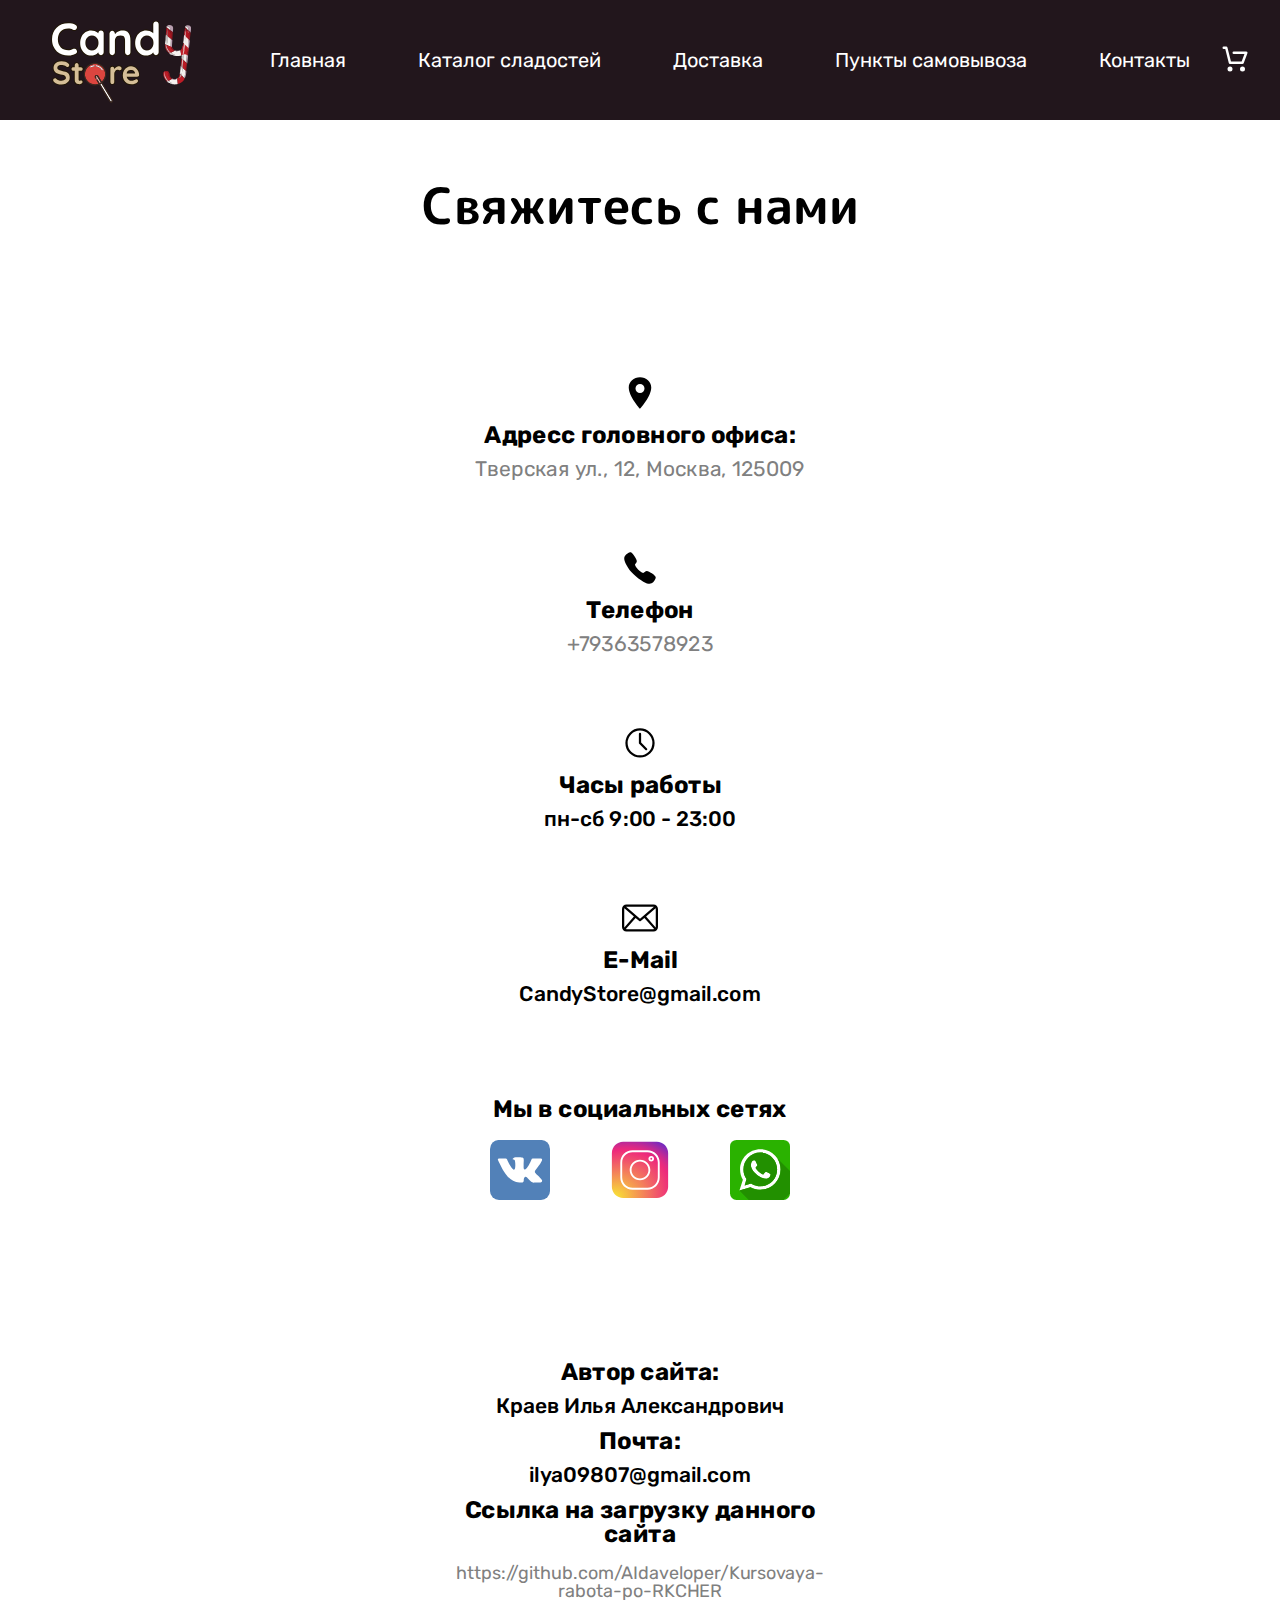
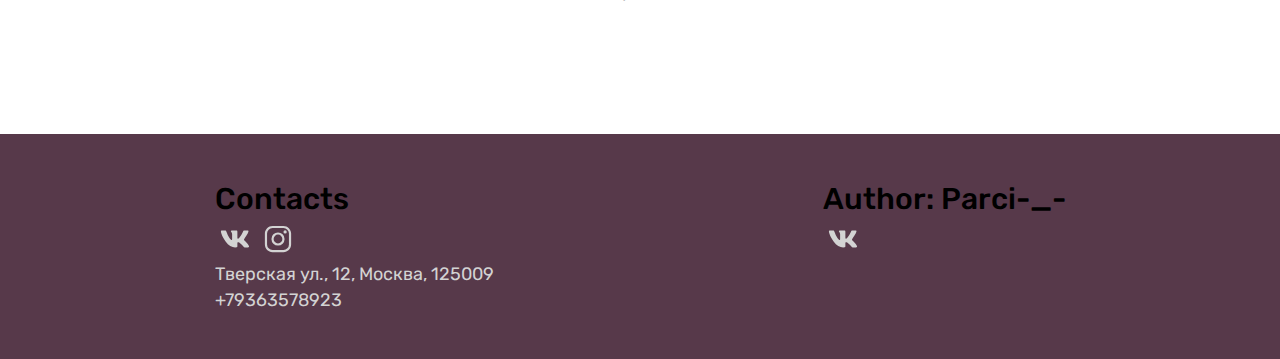
<file: Code/Html/Contacts/index.html>
<!DOCTYPE html>
<html lang="en">
<head>
  <meta charset="UTF-8">
  <title>Candy Store</title>
  <link rel="apple-touch-icon" type="image/png" sizes="57x57" href="../../Source/favicon/favicon-57x57.png">
  <link rel="apple-touch-icon" type="image/png" sizes="60x60" href="../../Source/favicon/favicon-60x60.png">
  <link rel="apple-touch-icon" type="image/png" sizes="72x72" href="../../Source/favicon/favicon-72x72.png">
  <link rel="apple-touch-icon" type="image/png" sizes="76x76" href="../../Source/favicon/favicon-76x76.png">
  <link rel="apple-touch-icon" type="image/png" sizes="114x114" href="../../Source/favicon/favicon-114x114.png">
  <link rel="apple-touch-icon" type="image/png" sizes="120x120" href="../../Source/favicon/favicon-120x120.png">
  <link rel="apple-touch-icon" type="image/png" sizes="144x144" href="../../Source/favicon/favicon-144x144.png">
  <link rel="apple-touch-icon" type="image/png" sizes="152x152" href="../../Source/favicon/favicon-152x152.png">
  <link rel="apple-touch-icon" type="image/png" sizes="180x180" href="../../Source/favicon/favicon-180x180.png">
  <link rel="icon" type="image/png" sizes="16x16" href="../../Source/favicon/favicon-16x16.png">
  <link rel="icon" type="image/png" sizes="32x32" href="../../Source/favicon/favicon-32x32.png">
  <link rel="icon" type="image/png" sizes="36x36" href="../../Source/favicon/favicon-36x36.png">
  <link rel="icon" type="image/png" sizes="48x48" href="../../Source/favicon/favicon-48x48.png">
  <link rel="icon" type="image/png" sizes="72x72" href="../../Source/favicon/favicon-72x72.png">
  <link rel="icon" type="image/png" sizes="96x96" href="../../Source/favicon/favicon-96x96.png">
  <link rel="icon" type="image/png" sizes="144x144" href="../../Source/favicon/favicon-144x144.png">
  <link rel="icon" type="image/png" sizes="192x192" href="../../Source/favicon/favicon-192x192.png">
  <link rel="stylesheet" href="../../ZeroCode.css">
  <link rel="stylesheet" href="../../DefultStyle.css">
  <link rel="stylesheet" href="style.css">
</head>
<body>
<header class="mainGroup">
  <div class="header container">
    <div class="header body">
      <div class="header icons burger first">
        <hr>
        <hr>
        <hr>
      </div>
      <a href="" class="header column logoBox">
        <div class="hLogo"><img src="../../Source/Logo-1.svg" alt=""></div>
      </a>
      <div class="header column menu-header">
        <div class="header icons basket">
          <svg xmlns="http://www.w3.org/2000/svg" fill="currentColor" width="60" height="60" viewBox="0 0 24 24"><path fill-rule="evenodd" d="M2 3a1 1 0 011-1h2a1 1 0 01.97.76L8.78 14h8.53l2.25-6H11a1 1 0 110-2h10a1 1 0 01.94 1.35l-3 8A1 1 0 0118 16H8a1 1 0 01-.97-.76L4.22 4H3a1 1 0 01-1-1zm8 17a2 2 0 11-4 0 2 2 0 014 0zm8 2a2 2 0 100-4 2 2 0 000 4z" clip-rule="evenodd"></path></svg>
        </div>
      </div>
      <nav class="menu-header_menu">
        <ul class="menu-header_list">
          <li><a href="../../Html/main/index.html" class="menu-header_link">Главная</a></li>
          <li><a href="../../Html/Sweets%20catalog/index.html" class="menu-header_link">Каталог сладостей</a></li>
          <li><a href="../../Html/Shipping%20and%20payment/index.html" class="menu-header_link">Доставка</a></li>
          <li><a href="../../Html/Pick-up%20points/index.html" class="menu-header_link">Пункты самовывоза</a></li>
          <li><a href="../../Html/Contacts/index.html" class="menu-header_link">Контакты</a></li>
        </ul>
        <div class="header icons basket wScreen">
          <a href="">
            <svg xmlns="http://www.w3.org/2000/svg" fill="currentColor" width="30" height="30" viewBox="0 0 24 24">
              <path fill="white" fill-rule="evenodd" d="M2 3a1 1 0 011-1h2a1 1 0 01.97.76L8.78 14h8.53l2.25-6H11a1 1 0 110-2h10a1 1 0 01.94 1.35l-3 8A1 1 0 0118 16H8a1 1 0 01-.97-.76L4.22 4H3a1 1 0 01-1-1zm8 17a2 2 0 11-4 0 2 2 0 014 0zm8 2a2 2 0 100-4 2 2 0 000 4z" clip-rule="evenodd"></path>
            </svg>
          </a>
        </div>
      </nav>
    </div>
  </div>
</header>
<main class="mainGroup">
  <h1>Свяжитесь с нами</h1>
  <article class="main shop-info">
    <section class="shop-address">
      <div class="svg"><svg xmlns="http://www.w3.org/2000/svg" class="ionicon" viewBox="0 0 512 512"><title>Location</title><path d="M256 32C167.67 32 96 96.51 96 176c0 128 160 304 160 304s160-176 160-304c0-79.49-71.67-144-160-144zm0 224a64 64 0 1164-64 64.07 64.07 0 01-64 64z"/></svg></div>
      <h2>Адресс головного офиса:</h2>
      <div class="shop info">
        <a class=" links address" target="_blank" href="https://www.google.com/maps/place/Baldinini/@55.7634116,37.6096799,17.75z/data=!3m1!5s0x46b54a5ce40a7735:0xd4e3464af8403f3!4m5!3m4!1s0x46b54a4695c246ef:0x24124a63993b708!8m2!3d55.763662!4d37.607439?hl=ru">Тверская ул., 12, Москва, 125009</a>
      </div>
    </section>
    <section class="shop-number">
      <div class="svg"><svg xmlns="http://www.w3.org/2000/svg" class="ionicon" viewBox="0 0 512 512"><title>Call</title><path d="M391 480c-19.52 0-46.94-7.06-88-30-49.93-28-88.55-53.85-138.21-103.38C116.91 298.77 93.61 267.79 61 208.45c-36.84-67-30.56-102.12-23.54-117.13C45.82 73.38 58.16 62.65 74.11 52a176.3 176.3 0 0128.64-15.2c1-.43 1.93-.84 2.76-1.21 4.95-2.23 12.45-5.6 21.95-2 6.34 2.38 12 7.25 20.86 16 18.17 17.92 43 57.83 52.16 77.43 6.15 13.21 10.22 21.93 10.23 31.71 0 11.45-5.76 20.28-12.75 29.81-1.31 1.79-2.61 3.5-3.87 5.16-7.61 10-9.28 12.89-8.18 18.05 2.23 10.37 18.86 41.24 46.19 68.51s57.31 42.85 67.72 45.07c5.38 1.15 8.33-.59 18.65-8.47 1.48-1.13 3-2.3 4.59-3.47 10.66-7.93 19.08-13.54 30.26-13.54h.06c9.73 0 18.06 4.22 31.86 11.18 18 9.08 59.11 33.59 77.14 51.78 8.77 8.84 13.66 14.48 16.05 20.81 3.6 9.53.21 17-2 22-.37.83-.78 1.74-1.21 2.75a176.49 176.49 0 01-15.29 28.58c-10.63 15.9-21.4 28.21-39.38 36.58A67.42 67.42 0 01391 480z"/></svg>
      </div>
      <h2>Телефон</h2>
      <div class="shop info">
        <a class=" links number" href="tel:+79363578923">+79363578923</a>
      </div>
    </section>
    <section class="work-time">
      <div class="svg">
        <svg viewBox="0 0 32 32"  xmlns="http://www.w3.org/2000/svg"><defs><style>.cls-1{fill:none;}</style></defs><title/><g data-name="Layer 2" id="Layer_2"><path d="M16,29A13,13,0,1,1,29,16,13,13,0,0,1,16,29ZM16,5A11,11,0,1,0,27,16,11,11,0,0,0,16,5Z"/><path d="M21.5,22.5a1,1,0,0,1-.71-.29l-5.5-5.5A1,1,0,0,1,15,16V8a1,1,0,0,1,2,0v7.59l5.21,5.2a1,1,0,0,1,0,1.42A1,1,0,0,1,21.5,22.5Z"/></g><g id="frame"><rect class="cls-1" height="32" width="32"/></g></svg>

      </div>
      <h2>Часы работы</h2>
      <p>
        пн-сб 9:00 - 23:00
      </p>
    </section>
    <section class="shop-Email">
      <div class="svg"><svg version="1.1" id="Capa_1" xmlns="http://www.w3.org/2000/svg" xmlns:xlink="http://www.w3.org/1999/xlink" x="0px" y="0px"
           width="512px" height="512px" viewBox="0 0 512 512" style="enable-background:new 0 0 512 512;" xml:space="preserve">
<g>
	<path d="M448,64H64C28.656,64,0,92.656,0,128v256c0,35.344,28.656,64,64,64h384c35.344,0,64-28.656,64-64V128
		C512,92.656,483.344,64,448,64z M342.656,234.781l135.469-116.094c0.938,3,1.875,6,1.875,9.313v256
		c0,2.219-0.844,4.188-1.281,6.281L342.656,234.781z M448,96c2.125,0,4,0.813,6,1.219L256,266.938L58,97.219
		C60,96.813,61.875,96,64,96H448z M33.266,390.25C32.828,388.156,32,386.219,32,384V128c0-3.313,0.953-6.313,1.891-9.313
		L169.313,234.75L33.266,390.25z M64,416c-3.234,0-6.172-0.938-9.125-1.844l138.75-158.563l51.969,44.531
		C248.578,302.719,252.297,304,256,304s7.422-1.281,10.406-3.875l51.969-44.531l138.75,158.563C454.188,415.062,451.25,416,448,416
		H64z"/>
</g>
</svg>
      </div>
      <h2>E-Mail</h2>
      <p>
        CandyStore@gmail.com
      </p>
    </section>
    <section>
      <h2>Мы в социальных сетях</h2>
      <div class="socNet">
        <a class="svg" href="">
          <svg xmlns="http://www.w3.org/2000/svg"
               aria-label="VK" role="img"
               viewBox="0 0 512 512"><rect
                  width="512" height="512"
                  rx="15%"
                  fill="#5281b8"/><path fill="#fff" d="M274 363c5-1 14-3 14-15 0 0-1-30 13-34s32 29 51 42c14 9 25 8 25 8l51-1s26-2 14-23c-1-2-9-15-39-42-31-30-26-25 11-76 23-31 33-50 30-57-4-7-20-6-20-6h-57c-6 0-9 1-12 6 0 0-9 25-21 45-25 43-35 45-40 42-9-5-7-24-7-37 0-45 7-61-13-65-13-2-59-4-73 3-7 4-11 11-8 12 3 0 12 1 17 7 8 13 9 75-2 81-15 11-53-62-62-86-2-6-5-7-12-9H79c-6 0-15 1-11 13 27 56 83 193 184 192z"/></svg></a>
        <a class="svg" href="">
          <svg style="enable-background:new 0 0 64 64;" version="1.1" viewBox="0 0 64 64" xml:space="preserve" xmlns="http://www.w3.org/2000/svg" xmlns:xlink="http://www.w3.org/1999/xlink"><style type="text/css">
	.st0{fill:#4267B2;}
    .st1{fill:url(#SVGID_1_);}
    .st2{fill:#FFFFFF;}
    .st3{fill:#C2191E;}
    .st4{fill:#1DA1F3;}
    .st5{fill:#FEFE00;}
    .st6{fill:#25D366;stroke:#FFFFFF;stroke-width:5;stroke-miterlimit:10;}
    .st7{fill:#CB2027;}
    .st8{fill:#0077B5;}
    .st9{fill:url(#SVGID_2_);}
    .st10{fill:url(#SVGID_3_);}
    .st11{fill:#FF004F;}
    .st12{fill:#00F7EF;}
    .st13{fill:#5181B8;}
    .st14{fill:#395976;}
    .st15{fill:#F58220;}
    .st16{fill:#E6162D;}
    .st17{fill:#FF9933;}
</style><g id="guidlines"/><g id="FB"/><g id="ig"><radialGradient cx="6.5" cy="62.5" fx="3.1684" fy="60.7807" gradientTransform="matrix(0.9116 -0.411 0.3329 0.7384 -20.233 19.0203)" gradientUnits="userSpaceOnUse" id="SVGID_1_" r="93.512"><stop offset="0" style="stop-color:#F9ED32"/><stop offset="0.2555" style="stop-color:#F59F4F"/><stop offset="0.6535" style="stop-color:#EE2A7B"/><stop offset="0.6848" style="stop-color:#E32A81"/><stop offset="0.7394" style="stop-color:#C72A91"/><stop offset="0.8107" style="stop-color:#982AAB"/><stop offset="0.896" style="stop-color:#582ACE"/><stop offset="0.9922" style="stop-color:#072AFB"/><stop offset="1" style="stop-color:#002AFF"/></radialGradient><path class="st1" d="M50,62H14C7.4,62,2,56.6,2,50V14C2,7.4,7.4,2,14,2h36c6.6,0,12,5.4,12,12v36C62,56.6,56.6,62,50,62z"/><g><path class="st2" d="M40,53H24c-7.2,0-13-5.8-13-13V24c0-7.2,5.8-13,13-13h16c7.2,0,13,5.8,13,13v16C53,47.2,47.2,53,40,53z     M24,13c-6.1,0-11,4.9-11,11v16c0,6.1,4.9,11,11,11h16c6.1,0,11-4.9,11-11V24c0-6.1-4.9-11-11-11H24z"/></g><g><path class="st2" d="M32,43c-6.1,0-11-4.9-11-11s4.9-11,11-11s11,4.9,11,11S38.1,43,32,43z M32,23c-5,0-9,4-9,9s4,9,9,9s9-4,9-9    S37,23,32,23z"/></g><g><path class="st2" d="M44,23c-1.7,0-3-1.3-3-3s1.3-3,3-3s3,1.3,3,3S45.7,23,44,23z M44,19c-0.6,0-1,0.4-1,1s0.4,1,1,1s1-0.4,1-1    S44.6,19,44,19z"/></g></g><g id="yt"/><g id="twitter"/><g id="snapchat"/><g id="WA"/><g id="Pinterrest"/><g id="Layer_9"/><g id="Layer_10"/><g id="Layer_11"/><g id="Layer_12"/><g id="Layer_13"/><g id="Layer_14"/><g id="Layer_15"/><g id="Layer_16"/><g id="Layer_17"/></svg>
        </a>
        <a class="svg" href="">
          <svg height="43.3492mm" style="shape-rendering:geometricPrecision; text-rendering:geometricPrecision; image-rendering:optimizeQuality; fill-rule:evenodd; clip-rule:evenodd" version="1.1" viewBox="0 0 643 643" width="43.3492mm" xml:space="preserve" xmlns="http://www.w3.org/2000/svg" xmlns:xlink="http://www.w3.org/1999/xlink"><defs><style type="text/css">
   <![CDATA[
   .fil2 {fill:#229000}
   .fil0 {fill:#2AB200}
   .fil1 {fill:white}
   ]]>
  </style></defs><g id="Layer_x0020_1"><g id="_444245648"><rect class="fil0" height="643" rx="69" ry="69" width="643"/><path class="fil1" d="M325 100c120,0 217,97 217,216 0,120 -97,217 -217,217 -38,0 -75,-10 -106,-27l0 0 -118 37 37 -116 0 0c-19,-32 -30,-70 -30,-111 0,-119 97,-216 217,-216zm-50 200c0,0 16,26 42,47 26,20 40,24 40,24 0,0 23,-29 26,-29 3,-1 23,8 32,13 8,4 20,11 20,14 0,2 -1,20 -7,27 -6,6 -23,22 -39,20 -78,-6 -150,-77 -163,-129 -2,-9 -1,-44 6,-53 8,-9 13,-15 23,-16 10,-1 16,0 19,7 4,7 19,41 20,45 1,4 -20,24 -19,30zm-31 178l0 0c24,12 52,19 81,19 100,0 180,-81 180,-181 0,-99 -80,-180 -180,-180 -100,0 -181,81 -181,180 0,39 13,75 33,104l0 0 0 0 0 0 0 0 -20 69 69 -21 18 10z"/><path class="fil2" d="M542 316c0,167 -180,270 -323,190l-118 37 100 100 372 0 70 -70 0 -239 -137 -137c22,34 36,75 36,119z"/><path class="fil2" d="M177 420l0 0zm67 58c118,59 261,-26 261,-162 0,-99 -80,-180 -180,-180 -147,0 -231,166 -148,284l0 0 0 0 -20 69 69 -21 18 10zm145 -62c-78,-6 -150,-77 -163,-129 -5,-21 1,-66 29,-69 10,-1 16,0 19,7 4,7 19,41 20,45 1,4 -20,24 -19,30 11,19 53,64 82,71 28,-35 21,-35 58,-16 8,4 20,11 20,14 0,30 -27,49 -46,47z"/></g></g></svg></a>
      </div>
      </section>
    <section>
      <h2>Автор сайта:</h2>
      <p>Краев Илья Александрович</p>
      <h2>Почта:</h2>
      <p>ilya09807@gmail.com</p>
      <h2>Ссылка на загрузку данного сайта</h2>
      <a class="git-link" href="https://github.com/AIdaveloper/Kursovaya-rabota-po-RKCHER" target="_blank">https://github.com/AIdaveloper/Kursovaya-rabota-po-RKCHER</a>
    </section>
  </article>
</main>
<footer class="mainGroup">
  <div class="footer allInfo">
    <div class="footer shop info">
      <h4>Contacts</h4>
      <div class="footer socNetwork">
        <a href="">
          <svg xmlns="http://www.w3.org/2000/svg" class="ionicon" width="30" viewBox="0 0 512 512"><title>Logo Vk</title><path d="M484.7 132c3.56-11.28 0-19.48-15.75-19.48h-52.37c-13.21 0-19.31 7.18-22.87 14.86 0 0-26.94 65.6-64.56 108.13-12.2 12.3-17.79 16.4-24.4 16.4-3.56 0-8.14-4.1-8.14-15.37V131.47c0-13.32-4.06-19.47-15.25-19.47H199c-8.14 0-13.22 6.15-13.22 12.3 0 12.81 18.81 15.89 20.84 51.76V254c0 16.91-3 20-9.66 20-17.79 0-61-66.11-86.92-141.44C105 117.64 99.88 112 86.66 112H33.79C18.54 112 16 119.17 16 126.86c0 13.84 17.79 83.53 82.86 175.77 43.21 63 104.72 96.86 160.13 96.86 33.56 0 37.62-7.69 37.62-20.5v-47.66c0-15.37 3.05-17.93 13.73-17.93 7.62 0 21.35 4.09 52.36 34.33C398.28 383.6 404.38 400 424.21 400h52.36c15.25 0 22.37-7.69 18.3-22.55-4.57-14.86-21.86-36.38-44.23-62-12.2-14.34-30.5-30.23-36.09-37.92-7.62-10.25-5.59-14.35 0-23.57-.51 0 63.55-91.22 70.15-122" fill-rule="evenodd"/></svg>
        </a>
        <a href="">
          <svg xmlns="http://www.w3.org/2000/svg" class="ionicon" width="30" viewBox="0 0 512 512"><title>Logo Instagram</title><path d="M349.33 69.33a93.62 93.62 0 0193.34 93.34v186.66a93.62 93.62 0 01-93.34 93.34H162.67a93.62 93.62 0 01-93.34-93.34V162.67a93.62 93.62 0 0193.34-93.34h186.66m0-37.33H162.67C90.8 32 32 90.8 32 162.67v186.66C32 421.2 90.8 480 162.67 480h186.66C421.2 480 480 421.2 480 349.33V162.67C480 90.8 421.2 32 349.33 32z"/><path d="M377.33 162.67a28 28 0 1128-28 27.94 27.94 0 01-28 28zM256 181.33A74.67 74.67 0 11181.33 256 74.75 74.75 0 01256 181.33m0-37.33a112 112 0 10112 112 112 112 0 00-112-112z"/></svg>
        </a>
      </div>
      <a class="footer links address" target="_blank" href="https://www.google.com/maps/place/Baldinini/@55.7634116,37.6096799,17.75z/data=!3m1!5s0x46b54a5ce40a7735:0xd4e3464af8403f3!4m5!3m4!1s0x46b54a4695c246ef:0x24124a63993b708!8m2!3d55.763662!4d37.607439?hl=ru">Тверская ул., 12, Москва, 125009</a>
      <a class="footer links number" href="tel:+79363578923">+79363578923</a>
    </div>
    <div class="footer author info">
      <h4>Author: Parci-_-</h4>
      <div class="footer socNetwork">
        <a href="https://vk.com/id252841721">
          <svg xmlns="http://www.w3.org/2000/svg" class="ionicon" width="30" viewBox="0 0 512 512"><title>Logo Vk</title><path d="M484.7 132c3.56-11.28 0-19.48-15.75-19.48h-52.37c-13.21 0-19.31 7.18-22.87 14.86 0 0-26.94 65.6-64.56 108.13-12.2 12.3-17.79 16.4-24.4 16.4-3.56 0-8.14-4.1-8.14-15.37V131.47c0-13.32-4.06-19.47-15.25-19.47H199c-8.14 0-13.22 6.15-13.22 12.3 0 12.81 18.81 15.89 20.84 51.76V254c0 16.91-3 20-9.66 20-17.79 0-61-66.11-86.92-141.44C105 117.64 99.88 112 86.66 112H33.79C18.54 112 16 119.17 16 126.86c0 13.84 17.79 83.53 82.86 175.77 43.21 63 104.72 96.86 160.13 96.86 33.56 0 37.62-7.69 37.62-20.5v-47.66c0-15.37 3.05-17.93 13.73-17.93 7.62 0 21.35 4.09 52.36 34.33C398.28 383.6 404.38 400 424.21 400h52.36c15.25 0 22.37-7.69 18.3-22.55-4.57-14.86-21.86-36.38-44.23-62-12.2-14.34-30.5-30.23-36.09-37.92-7.62-10.25-5.59-14.35 0-23.57-.51 0 63.55-91.22 70.15-122" fill-rule="evenodd"/></svg>
        </a>
      </div>
    </div>
  </div>
</footer>
<script src="../../main.js"></script>
</body>
</html>
</file>
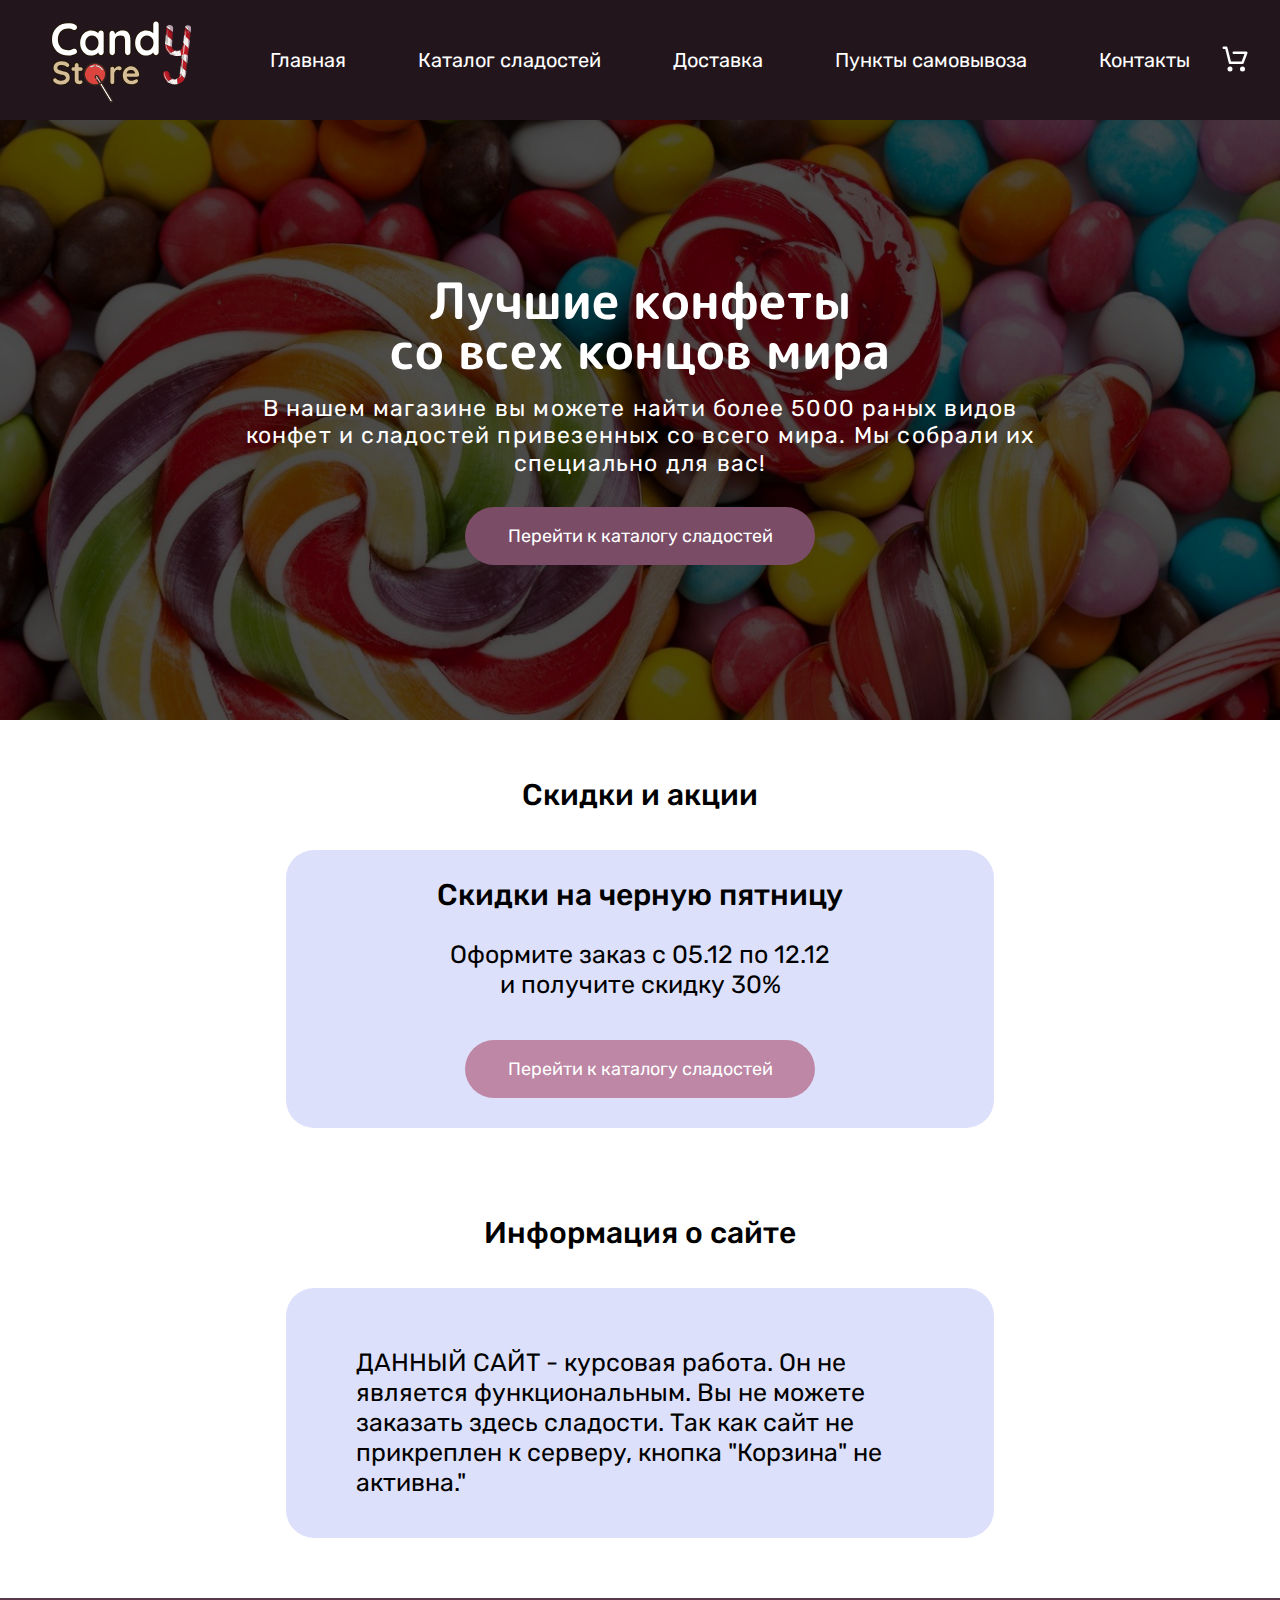
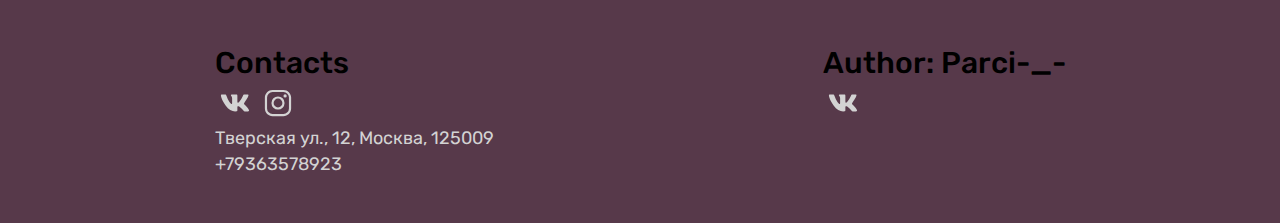
<file: Code/Html/main/index.html>
<!DOCTYPE html>
<html lang="en">
<head>
    <meta charset="UTF-8">
    <title>Candy Store</title>
    <link rel="apple-touch-icon" type="image/png" sizes="57x57" href="../../Source/favicon/favicon-57x57.png">
    <link rel="apple-touch-icon" type="image/png" sizes="60x60" href="../../Source/favicon/favicon-60x60.png">
    <link rel="apple-touch-icon" type="image/png" sizes="72x72" href="../../Source/favicon/favicon-72x72.png">
    <link rel="apple-touch-icon" type="image/png" sizes="76x76" href="../../Source/favicon/favicon-76x76.png">
    <link rel="apple-touch-icon" type="image/png" sizes="114x114" href="../../Source/favicon/favicon-114x114.png">
    <link rel="apple-touch-icon" type="image/png" sizes="120x120" href="../../Source/favicon/favicon-120x120.png">
    <link rel="apple-touch-icon" type="image/png" sizes="144x144" href="../../Source/favicon/favicon-144x144.png">
    <link rel="apple-touch-icon" type="image/png" sizes="152x152" href="../../Source/favicon/favicon-152x152.png">
    <link rel="apple-touch-icon" type="image/png" sizes="180x180" href="../../Source/favicon/favicon-180x180.png">
    <link rel="icon" type="image/png" sizes="16x16" href="../../Source/favicon/favicon-16x16.png">
    <link rel="icon" type="image/png" sizes="32x32" href="../../Source/favicon/favicon-32x32.png">
    <link rel="icon" type="image/png" sizes="36x36" href="../../Source/favicon/favicon-36x36.png">
    <link rel="icon" type="image/png" sizes="48x48" href="../../Source/favicon/favicon-48x48.png">
    <link rel="icon" type="image/png" sizes="72x72" href="../../Source/favicon/favicon-72x72.png">
    <link rel="icon" type="image/png" sizes="96x96" href="../../Source/favicon/favicon-96x96.png">
    <link rel="icon" type="image/png" sizes="144x144" href="../../Source/favicon/favicon-144x144.png">
    <link rel="icon" type="image/png" sizes="192x192" href="../../Source/favicon/favicon-192x192.png">
    <link rel="stylesheet" href="../../ZeroCode.css">
    <link rel="stylesheet" href="../../DefultStyle.css">
    <link rel="stylesheet" href="style.css">
</head>
<body>
<header class="mainGroup">
    <div class="header container">
        <div class="header body">
            <div class="mobile">
                <div class="header icons burger first">
                    <hr>
                    <hr>
                    <hr>
                </div>
                <a href="" class="header column logoBox">
                    <div class="hLogo"><img src="../../Source/Logo-1.svg" alt=""></div>
                </a>
                <div class="header column menu-header">
                    <div class="header icons basket">
                        <svg xmlns="http://www.w3.org/2000/svg" fill="currentColor" width="60" height="60" viewBox="0 0 24 24"><path fill-rule="evenodd" d="M2 3a1 1 0 011-1h2a1 1 0 01.97.76L8.78 14h8.53l2.25-6H11a1 1 0 110-2h10a1 1 0 01.94 1.35l-3 8A1 1 0 0118 16H8a1 1 0 01-.97-.76L4.22 4H3a1 1 0 01-1-1zm8 17a2 2 0 11-4 0 2 2 0 014 0zm8 2a2 2 0 100-4 2 2 0 000 4z" clip-rule="evenodd"></path></svg>
                    </div>
                </div>
            </div>
            <nav class="menu-header_menu">
                <ul class="menu-header_list">
                    <li><a href="../../Html/main/index.html" class="menu-header_link">Главная</a></li>
                    <li><a href="../../Html/Sweets%20catalog/index.html" class="menu-header_link">Каталог сладостей</a></li>
                    <li><a href="../../Html/Shipping%20and%20payment/index.html" class="menu-header_link">Доставка</a></li>
                    <li><a href="../../Html/Pick-up%20points/index.html" class="menu-header_link">Пункты самовывоза</a></li>
                    <li><a href="../../Html/Contacts/index.html" class="menu-header_link">Контакты</a></li>
                </ul>
                <div class="header icons basket wScreen">
                    <a href="">
                        <svg xmlns="http://www.w3.org/2000/svg" fill="currentColor" width="30" height="30" viewBox="0 0 24 24">
                            <path fill="white" fill-rule="evenodd" d="M2 3a1 1 0 011-1h2a1 1 0 01.97.76L8.78 14h8.53l2.25-6H11a1 1 0 110-2h10a1 1 0 01.94 1.35l-3 8A1 1 0 0118 16H8a1 1 0 01-.97-.76L4.22 4H3a1 1 0 01-1-1zm8 17a2 2 0 11-4 0 2 2 0 014 0zm8 2a2 2 0 100-4 2 2 0 000 4z" clip-rule="evenodd"></path>
                        </svg>
                    </a>
                </div>
            </nav>
        </div>
    </div>
</header>
<main class="mainGroup">
    <article class="block1 box">
        <section class="in block1">
            <h1>Лучшие конфеты <br>со всех концов мира</h1>
            <p>В нашем магазине вы можете найти более 5000 раных видов конфет и сладостей привезенных со всего мира. Мы собрали их
                <br>специально для вас!</p>
            <a class="slink" href="../Sweets%20catalog/index.html">Перейти к каталогу сладостей</a>
            <div class="main background first">
                <img src="img/mainBackground.jpg" alt="">
            </div>
        </section>
    </article>
    <article class="sale">
        <h2>Скидки и акции</h2>
        <section>
            <h3>Скидки на черную пятницу</h3>
            <p>Оформите заказ с 05.12 по 12.12 <br><span>и получите скидку 30%</span></p>
            <a class="slink" href="../Sweets%20catalog/index.html">Перейти к каталогу сладостей</a>
        </section>
    </article>
    <article class="about-website sale">
        <h2>Информация о сайте</h2>
        <section>
            <p>ДАННЫЙ САЙТ - курсовая работа. Он не является функциональным. Вы не можете заказать здесь сладости.
            Так как сайт не прикреплен к серверу, кнопка "Корзина" не активна."</p>
        </section>
    </article>
</main>
<footer class="mainGroup">
    <div class="footer allInfo">
        <div class="footer shop info">
            <h4>Contacts</h4>
            <div class="footer socNetwork">
                <a href="">
                    <svg xmlns="http://www.w3.org/2000/svg" class="ionicon" width="30" viewBox="0 0 512 512"><title>Logo Vk</title><path d="M484.7 132c3.56-11.28 0-19.48-15.75-19.48h-52.37c-13.21 0-19.31 7.18-22.87 14.86 0 0-26.94 65.6-64.56 108.13-12.2 12.3-17.79 16.4-24.4 16.4-3.56 0-8.14-4.1-8.14-15.37V131.47c0-13.32-4.06-19.47-15.25-19.47H199c-8.14 0-13.22 6.15-13.22 12.3 0 12.81 18.81 15.89 20.84 51.76V254c0 16.91-3 20-9.66 20-17.79 0-61-66.11-86.92-141.44C105 117.64 99.88 112 86.66 112H33.79C18.54 112 16 119.17 16 126.86c0 13.84 17.79 83.53 82.86 175.77 43.21 63 104.72 96.86 160.13 96.86 33.56 0 37.62-7.69 37.62-20.5v-47.66c0-15.37 3.05-17.93 13.73-17.93 7.62 0 21.35 4.09 52.36 34.33C398.28 383.6 404.38 400 424.21 400h52.36c15.25 0 22.37-7.69 18.3-22.55-4.57-14.86-21.86-36.38-44.23-62-12.2-14.34-30.5-30.23-36.09-37.92-7.62-10.25-5.59-14.35 0-23.57-.51 0 63.55-91.22 70.15-122" fill-rule="evenodd"/></svg>
                </a>
                <a href="">
                    <svg xmlns="http://www.w3.org/2000/svg" class="ionicon" width="30" viewBox="0 0 512 512"><title>Logo Instagram</title><path d="M349.33 69.33a93.62 93.62 0 0193.34 93.34v186.66a93.62 93.62 0 01-93.34 93.34H162.67a93.62 93.62 0 01-93.34-93.34V162.67a93.62 93.62 0 0193.34-93.34h186.66m0-37.33H162.67C90.8 32 32 90.8 32 162.67v186.66C32 421.2 90.8 480 162.67 480h186.66C421.2 480 480 421.2 480 349.33V162.67C480 90.8 421.2 32 349.33 32z"/><path d="M377.33 162.67a28 28 0 1128-28 27.94 27.94 0 01-28 28zM256 181.33A74.67 74.67 0 11181.33 256 74.75 74.75 0 01256 181.33m0-37.33a112 112 0 10112 112 112 112 0 00-112-112z"/></svg>
                </a>
            </div>
            <a class="footer links address" target="_blank" href="https://www.google.com/maps/place/Baldinini/@55.7634116,37.6096799,17.75z/data=!3m1!5s0x46b54a5ce40a7735:0xd4e3464af8403f3!4m5!3m4!1s0x46b54a4695c246ef:0x24124a63993b708!8m2!3d55.763662!4d37.607439?hl=ru">Тверская ул., 12, Москва, 125009</a>
            <a class="footer links number" href="tel:+79363578923">+79363578923</a>
        </div>
        <div class="footer author info">
            <h4>Author: Parci-_-</h4>
            <div class="footer socNetwork">
                <a href="https://vk.com/id252841721">
                    <svg xmlns="http://www.w3.org/2000/svg" class="ionicon" width="30" viewBox="0 0 512 512"><title>Logo Vk</title><path d="M484.7 132c3.56-11.28 0-19.48-15.75-19.48h-52.37c-13.21 0-19.31 7.18-22.87 14.86 0 0-26.94 65.6-64.56 108.13-12.2 12.3-17.79 16.4-24.4 16.4-3.56 0-8.14-4.1-8.14-15.37V131.47c0-13.32-4.06-19.47-15.25-19.47H199c-8.14 0-13.22 6.15-13.22 12.3 0 12.81 18.81 15.89 20.84 51.76V254c0 16.91-3 20-9.66 20-17.79 0-61-66.11-86.92-141.44C105 117.64 99.88 112 86.66 112H33.79C18.54 112 16 119.17 16 126.86c0 13.84 17.79 83.53 82.86 175.77 43.21 63 104.72 96.86 160.13 96.86 33.56 0 37.62-7.69 37.62-20.5v-47.66c0-15.37 3.05-17.93 13.73-17.93 7.62 0 21.35 4.09 52.36 34.33C398.28 383.6 404.38 400 424.21 400h52.36c15.25 0 22.37-7.69 18.3-22.55-4.57-14.86-21.86-36.38-44.23-62-12.2-14.34-30.5-30.23-36.09-37.92-7.62-10.25-5.59-14.35 0-23.57-.51 0 63.55-91.22 70.15-122" fill-rule="evenodd"/></svg>
                </a>
            </div>
        </div>
    </div>
</footer>
<script src="../../main.js"></script>
</body>
</html>
</file>
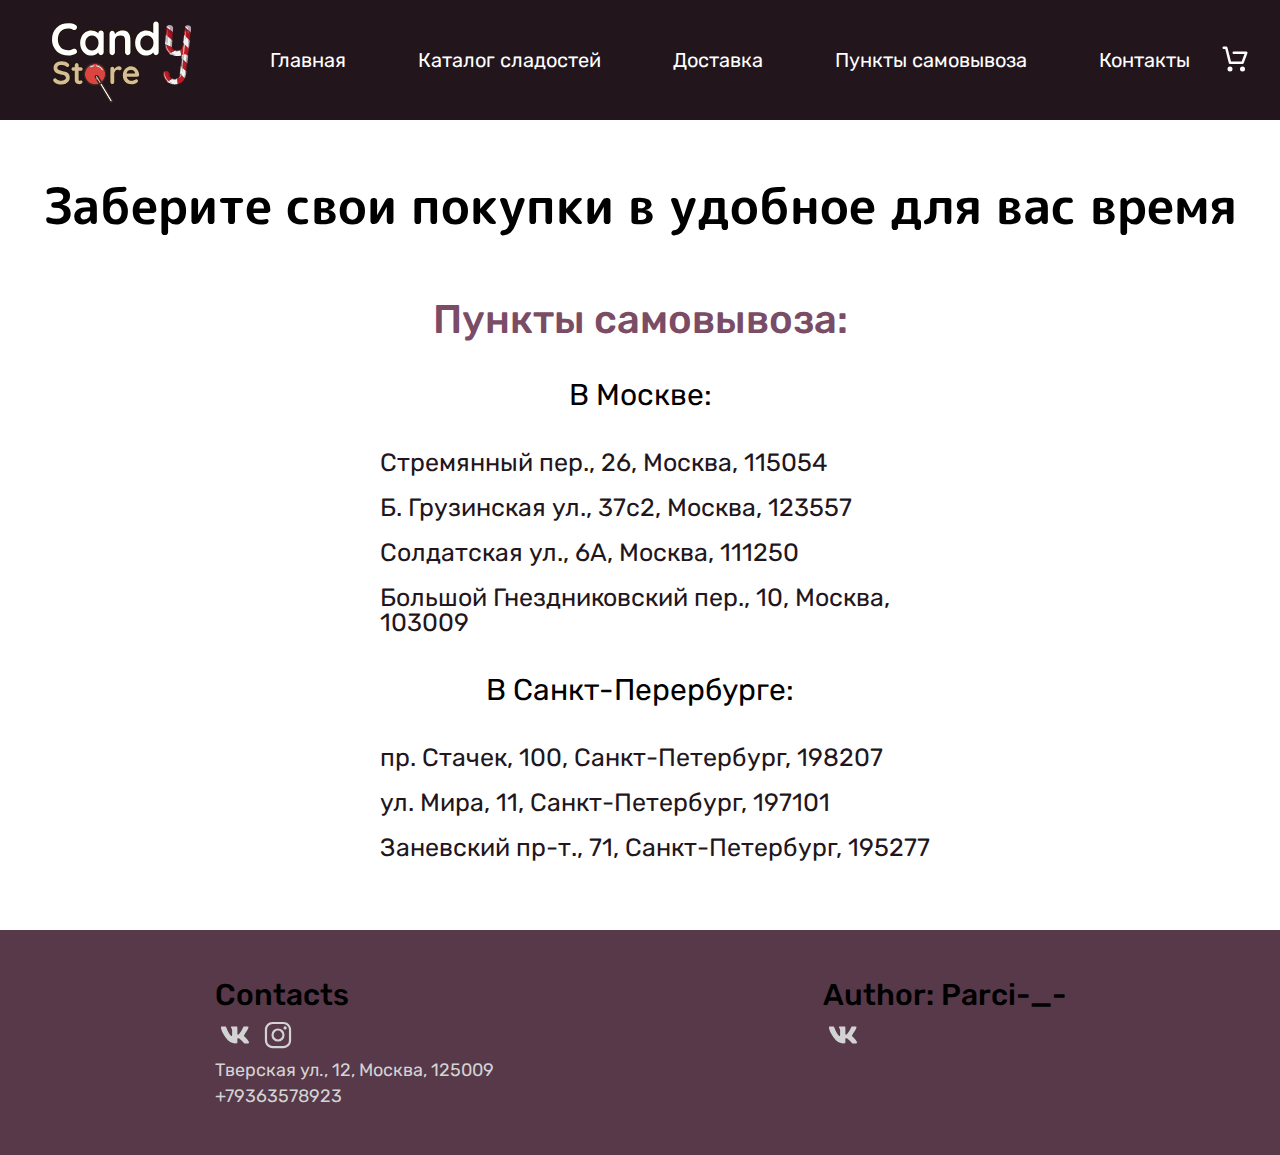
<file: Code/Html/Pick-up points/index.html>
<!DOCTYPE html>
<html lang="en">
<head>
  <meta charset="UTF-8">
  <title>Candy Store</title>
  <link rel="apple-touch-icon" type="image/png" sizes="57x57" href="../../Source/favicon/favicon-57x57.png">
  <link rel="apple-touch-icon" type="image/png" sizes="60x60" href="../../Source/favicon/favicon-60x60.png">
  <link rel="apple-touch-icon" type="image/png" sizes="72x72" href="../../Source/favicon/favicon-72x72.png">
  <link rel="apple-touch-icon" type="image/png" sizes="76x76" href="../../Source/favicon/favicon-76x76.png">
  <link rel="apple-touch-icon" type="image/png" sizes="114x114" href="../../Source/favicon/favicon-114x114.png">
  <link rel="apple-touch-icon" type="image/png" sizes="120x120" href="../../Source/favicon/favicon-120x120.png">
  <link rel="apple-touch-icon" type="image/png" sizes="144x144" href="../../Source/favicon/favicon-144x144.png">
  <link rel="apple-touch-icon" type="image/png" sizes="152x152" href="../../Source/favicon/favicon-152x152.png">
  <link rel="apple-touch-icon" type="image/png" sizes="180x180" href="../../Source/favicon/favicon-180x180.png">
  <link rel="icon" type="image/png" sizes="16x16" href="../../Source/favicon/favicon-16x16.png">
  <link rel="icon" type="image/png" sizes="32x32" href="../../Source/favicon/favicon-32x32.png">
  <link rel="icon" type="image/png" sizes="36x36" href="../../Source/favicon/favicon-36x36.png">
  <link rel="icon" type="image/png" sizes="48x48" href="../../Source/favicon/favicon-48x48.png">
  <link rel="icon" type="image/png" sizes="72x72" href="../../Source/favicon/favicon-72x72.png">
  <link rel="icon" type="image/png" sizes="96x96" href="../../Source/favicon/favicon-96x96.png">
  <link rel="icon" type="image/png" sizes="144x144" href="../../Source/favicon/favicon-144x144.png">
  <link rel="icon" type="image/png" sizes="192x192" href="../../Source/favicon/favicon-192x192.png">
  <link rel="stylesheet" href="../../ZeroCode.css">
  <link rel="stylesheet" href="../../DefultStyle.css">
  <link rel="stylesheet" href="style.css">
</head>
<body>
<header class="mainGroup">
  <div class="header container">
    <div class="header body">
      <div class="header icons burger first">
        <hr>
        <hr>
        <hr>
      </div>
      <a href="" class="header column logoBox">
        <div class="hLogo"><img src="../../Source/Logo-1.svg" alt=""></div>
      </a>
      <div class="header column menu-header">
        <div class="header icons basket">
          <svg xmlns="http://www.w3.org/2000/svg" fill="currentColor" width="60" height="60" viewBox="0 0 24 24"><path fill-rule="evenodd" d="M2 3a1 1 0 011-1h2a1 1 0 01.97.76L8.78 14h8.53l2.25-6H11a1 1 0 110-2h10a1 1 0 01.94 1.35l-3 8A1 1 0 0118 16H8a1 1 0 01-.97-.76L4.22 4H3a1 1 0 01-1-1zm8 17a2 2 0 11-4 0 2 2 0 014 0zm8 2a2 2 0 100-4 2 2 0 000 4z" clip-rule="evenodd"></path></svg>
        </div>
      </div>
      <nav class="menu-header_menu">
        <ul class="menu-header_list">
          <li><a href="../../Html/main/index.html" class="menu-header_link">Главная</a></li>
          <li><a href="../../Html/Sweets%20catalog/index.html" class="menu-header_link">Каталог сладостей</a></li>
          <li><a href="../../Html/Shipping%20and%20payment/index.html" class="menu-header_link">Доставка</a></li>
          <li><a href="../../Html/Pick-up%20points/index.html" class="menu-header_link">Пункты самовывоза</a></li>
          <li><a href="../../Html/Contacts/index.html" class="menu-header_link">Контакты</a></li>
        </ul>
        <div class="header icons basket wScreen">
          <a href="">
            <svg xmlns="http://www.w3.org/2000/svg" fill="currentColor" width="30" height="30" viewBox="0 0 24 24">
              <path fill="white" fill-rule="evenodd" d="M2 3a1 1 0 011-1h2a1 1 0 01.97.76L8.78 14h8.53l2.25-6H11a1 1 0 110-2h10a1 1 0 01.94 1.35l-3 8A1 1 0 0118 16H8a1 1 0 01-.97-.76L4.22 4H3a1 1 0 01-1-1zm8 17a2 2 0 11-4 0 2 2 0 014 0zm8 2a2 2 0 100-4 2 2 0 000 4z" clip-rule="evenodd"></path>
            </svg>
          </a>
        </div>
      </nav>
    </div>
  </div>
</header>
<main class="mainGroup">
  <h1>Заберите свои покупки в<span> удобное для вас время</span></h1>
  <article>
    <h2>Пункты самовывоза:</h2>
    <section>
      <h3>В Москве:</h3>
      <ol >
        <li><a class="address-link" target="_blank" href="https://www.google.com/maps/place/%D0%A1%D1%82%D1%80%D0%B5%D0%BC%D1%8F%D0%BD%D0%BD%D1%8B%D0%B9+%D0%BF%D0%B5%D1%80.,+26,+%D0%9C%D0%BE%D1%81%D0%BA%D0%B2%D0%B0,+115054/@55.7275859,37.6284537,17z/data=!3m1!4b1!4m5!3m4!1s0x46b54b19825b6bbf:0xd2629d0b3bb40af2!8m2!3d55.7275829!4d37.6306424?hl=ru">Стремянный пер., 26, Москва, 115054</a></li>
        <li><a class="address-link" target="_blank" href="https://www.google.com/maps/place/%D0%9F%D1%80%D0%B0%D0%BA%D1%82%D0%B8%D0%BA%D0%B0/@55.7687233,37.5797108,17.63z/data=!4m5!3m4!1s0x46b54a254c50d8e9:0xe6ce75e6a64bc1f2!8m2!3d55.7694656!4d37.580879?hl=ru">Б. Грузинская ул., 37c2, Москва, 123557</a></li>
        <li><a class="address-link" target="_blank" href="https://www.google.com/maps/place/Pub+Daddy/@55.7648274,37.7030037,17.46z/data=!4m13!1m7!3m6!1s0x46b54b19825b6bbf:0xd2629d0b3bb40af2!2z0KHRgtGA0LXQvNGP0L3QvdGL0Lkg0L_QtdGALiwgMjYsINCc0L7RgdC60LLQsCwgMTE1MDU0!3b1!8m2!3d55.7275829!4d37.6306424!3m4!1s0x46b535601cf586d1:0x651e51ab3292b1c0!8m2!3d55.7646063!4d37.7007745?hl=ru">Солдатская ул., 6А, Москва, 111250</a></li>
        <li><a class="address-link" target="_blank" href="https://www.google.com/maps/place/%D0%A5%D0%B0%D1%87%D0%B0%D0%BF%D1%83%D1%80%D0%B8%2FKhachapuri/@55.7623392,37.6053611,16.96z/data=!4m13!1m7!3m6!1s0x46b54b19825b6bbf:0xd2629d0b3bb40af2!2z0KHRgtGA0LXQvNGP0L3QvdGL0Lkg0L_QtdGALiwgMjYsINCc0L7RgdC60LLQsCwgMTE1MDU0!3b1!8m2!3d55.7275829!4d37.6306424!3m4!1s0x46b54a46fa60c19d:0x41787f15e1f1f7f2!8m2!3d55.7631978!4d37.6052981?hl=ru">Большой Гнездниковский пер., 10, Москва, 103009</a></li>
      </ol>
    </section>
    <section>
      <h3>В Санкт-Перербурге:</h3>
      <ol>
        <li><a class="address-link" target="_blank" href="https://www.google.com/maps/place/%D0%94%D0%B5%D0%BF%D0%BE+%D0%90%D0%B2%D1%82%D0%BE%D0%B2%D0%BE,+%D0%BF%D1%80.+%D0%A1%D1%82%D0%B0%D1%87%D0%B5%D0%BA,+100,+%D0%A1%D0%B0%D0%BD%D0%BA%D1%82-%D0%9F%D0%B5%D1%82%D0%B5%D1%80%D0%B1%D1%83%D1%80%D0%B3,+198207/@59.8593654,30.2858436,14.17z/data=!4m5!3m4!1s0x46963aecb5b91129:0x18ade5f451c272b9!8m2!3d59.8580625!4d30.2736747?hl=ru">пр. Стачек, 100, Санкт-Петербург, 198207</a></li>
        <li><a class="address-link" target="_blank" href="https://www.google.com/maps/place/%D0%A2%D0%A7%D0%9A/@59.9616901,30.3296793,15.67z/data=!4m5!3m4!1s0x4696314252fdcaf1:0xb17a3739909a3459!8m2!3d59.959696!4d30.3163865?hl=ru">ул. Мира, 11, Санкт-Петербург, 197101</a></li>
        <li><a class="address-link" target="_blank" href="https://www.google.com/maps/place/%D0%97%D0%B0%D0%BD%D0%B5%D0%B2%D1%81%D0%BA%D0%B8%D0%B9+%D0%9A%D0%B0%D1%81%D0%BA%D0%B0%D0%B4/@59.9344423,30.4328531,15.63z/data=!4m5!3m4!1s0x46962e02a9ddfb33:0x49fa1600e800cfdc!8m2!3d59.9328634!4d30.4387057?hl=ru">Заневский пр-т., 71, Санкт-Петербург, 195277</a></li>
      </ol>
    </section>
  </article>
</main>
<footer class="mainGroup">
  <div class="footer allInfo">
    <div class="footer shop info">
      <h4>Contacts</h4>
      <div class="footer socNetwork">
        <a href="">
          <svg xmlns="http://www.w3.org/2000/svg" class="ionicon" width="30" viewBox="0 0 512 512"><title>Logo Vk</title><path d="M484.7 132c3.56-11.28 0-19.48-15.75-19.48h-52.37c-13.21 0-19.31 7.18-22.87 14.86 0 0-26.94 65.6-64.56 108.13-12.2 12.3-17.79 16.4-24.4 16.4-3.56 0-8.14-4.1-8.14-15.37V131.47c0-13.32-4.06-19.47-15.25-19.47H199c-8.14 0-13.22 6.15-13.22 12.3 0 12.81 18.81 15.89 20.84 51.76V254c0 16.91-3 20-9.66 20-17.79 0-61-66.11-86.92-141.44C105 117.64 99.88 112 86.66 112H33.79C18.54 112 16 119.17 16 126.86c0 13.84 17.79 83.53 82.86 175.77 43.21 63 104.72 96.86 160.13 96.86 33.56 0 37.62-7.69 37.62-20.5v-47.66c0-15.37 3.05-17.93 13.73-17.93 7.62 0 21.35 4.09 52.36 34.33C398.28 383.6 404.38 400 424.21 400h52.36c15.25 0 22.37-7.69 18.3-22.55-4.57-14.86-21.86-36.38-44.23-62-12.2-14.34-30.5-30.23-36.09-37.92-7.62-10.25-5.59-14.35 0-23.57-.51 0 63.55-91.22 70.15-122" fill-rule="evenodd"/></svg>
        </a>
        <a href="">
          <svg xmlns="http://www.w3.org/2000/svg" class="ionicon" width="30" viewBox="0 0 512 512"><title>Logo Instagram</title><path d="M349.33 69.33a93.62 93.62 0 0193.34 93.34v186.66a93.62 93.62 0 01-93.34 93.34H162.67a93.62 93.62 0 01-93.34-93.34V162.67a93.62 93.62 0 0193.34-93.34h186.66m0-37.33H162.67C90.8 32 32 90.8 32 162.67v186.66C32 421.2 90.8 480 162.67 480h186.66C421.2 480 480 421.2 480 349.33V162.67C480 90.8 421.2 32 349.33 32z"/><path d="M377.33 162.67a28 28 0 1128-28 27.94 27.94 0 01-28 28zM256 181.33A74.67 74.67 0 11181.33 256 74.75 74.75 0 01256 181.33m0-37.33a112 112 0 10112 112 112 112 0 00-112-112z"/></svg>
        </a>
      </div>
      <a class="footer links address" target="_blank" href="https://www.google.com/maps/place/Baldinini/@55.7634116,37.6096799,17.75z/data=!3m1!5s0x46b54a5ce40a7735:0xd4e3464af8403f3!4m5!3m4!1s0x46b54a4695c246ef:0x24124a63993b708!8m2!3d55.763662!4d37.607439?hl=ru">Тверская ул., 12, Москва, 125009</a>
      <a class="footer links number" href="tel:+79363578923">+79363578923</a>
    </div>
    <div class="footer author info">
      <h4>Author: Parci-_-</h4>
      <div class="footer socNetwork">
        <a href="https://vk.com/id252841721">
          <svg xmlns="http://www.w3.org/2000/svg" class="ionicon" width="30" viewBox="0 0 512 512"><title>Logo Vk</title><path d="M484.7 132c3.56-11.28 0-19.48-15.75-19.48h-52.37c-13.21 0-19.31 7.18-22.87 14.86 0 0-26.94 65.6-64.56 108.13-12.2 12.3-17.79 16.4-24.4 16.4-3.56 0-8.14-4.1-8.14-15.37V131.47c0-13.32-4.06-19.47-15.25-19.47H199c-8.14 0-13.22 6.15-13.22 12.3 0 12.81 18.81 15.89 20.84 51.76V254c0 16.91-3 20-9.66 20-17.79 0-61-66.11-86.92-141.44C105 117.64 99.88 112 86.66 112H33.79C18.54 112 16 119.17 16 126.86c0 13.84 17.79 83.53 82.86 175.77 43.21 63 104.72 96.86 160.13 96.86 33.56 0 37.62-7.69 37.62-20.5v-47.66c0-15.37 3.05-17.93 13.73-17.93 7.62 0 21.35 4.09 52.36 34.33C398.28 383.6 404.38 400 424.21 400h52.36c15.25 0 22.37-7.69 18.3-22.55-4.57-14.86-21.86-36.38-44.23-62-12.2-14.34-30.5-30.23-36.09-37.92-7.62-10.25-5.59-14.35 0-23.57-.51 0 63.55-91.22 70.15-122" fill-rule="evenodd"/></svg>
        </a>
      </div>
    </div>
  </div>
</footer>
<script src="../../main.js"></script>
</body>
</html>
</file>
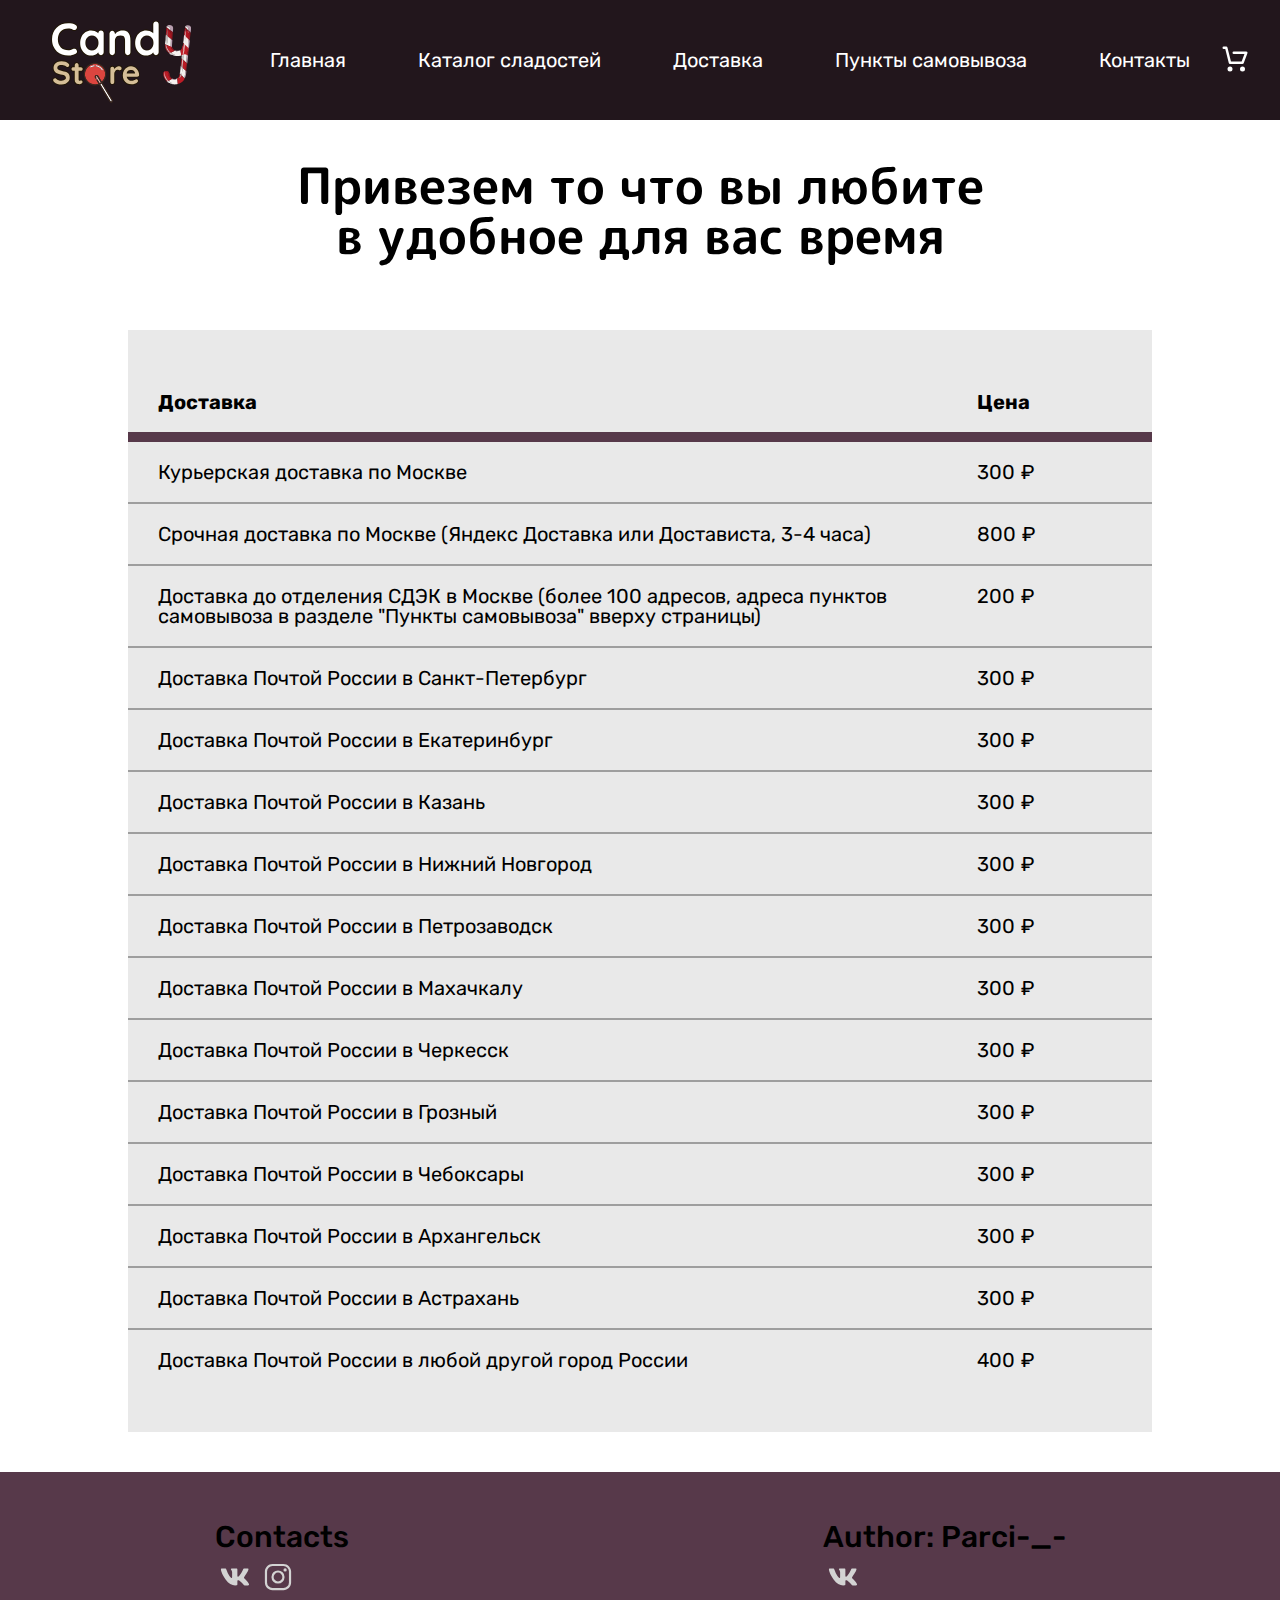
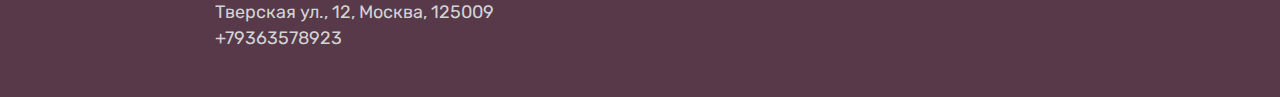
<file: Code/Html/Shipping and payment/index.html>
<!DOCTYPE html>
<html lang="en">
<head>
  <meta charset="UTF-8">
  <title>Candy Store</title>
  <link rel="apple-touch-icon" type="image/png" sizes="57x57" href="../../Source/favicon/favicon-57x57.png">
  <link rel="apple-touch-icon" type="image/png" sizes="60x60" href="../../Source/favicon/favicon-60x60.png">
  <link rel="apple-touch-icon" type="image/png" sizes="72x72" href="../../Source/favicon/favicon-72x72.png">
  <link rel="apple-touch-icon" type="image/png" sizes="76x76" href="../../Source/favicon/favicon-76x76.png">
  <link rel="apple-touch-icon" type="image/png" sizes="114x114" href="../../Source/favicon/favicon-114x114.png">
  <link rel="apple-touch-icon" type="image/png" sizes="120x120" href="../../Source/favicon/favicon-120x120.png">
  <link rel="apple-touch-icon" type="image/png" sizes="144x144" href="../../Source/favicon/favicon-144x144.png">
  <link rel="apple-touch-icon" type="image/png" sizes="152x152" href="../../Source/favicon/favicon-152x152.png">
  <link rel="apple-touch-icon" type="image/png" sizes="180x180" href="../../Source/favicon/favicon-180x180.png">
  <link rel="icon" type="image/png" sizes="16x16" href="../../Source/favicon/favicon-16x16.png">
  <link rel="icon" type="image/png" sizes="32x32" href="../../Source/favicon/favicon-32x32.png">
  <link rel="icon" type="image/png" sizes="36x36" href="../../Source/favicon/favicon-36x36.png">
  <link rel="icon" type="image/png" sizes="48x48" href="../../Source/favicon/favicon-48x48.png">
  <link rel="icon" type="image/png" sizes="72x72" href="../../Source/favicon/favicon-72x72.png">
  <link rel="icon" type="image/png" sizes="96x96" href="../../Source/favicon/favicon-96x96.png">
  <link rel="icon" type="image/png" sizes="144x144" href="../../Source/favicon/favicon-144x144.png">
  <link rel="icon" type="image/png" sizes="192x192" href="../../Source/favicon/favicon-192x192.png">
  <link rel="stylesheet" href="../../ZeroCode.css">
  <link rel="stylesheet" href="../../DefultStyle.css">
  <link rel="stylesheet" href="style.css">
</head>
<body>
<header class="mainGroup">
  <div class="header container">
    <div class="header body">
      <div class="header icons burger first">
        <hr>
        <hr>
        <hr>
      </div>
      <a href="" class="header column logoBox">
        <div class="hLogo"><img src="../../Source/Logo-1.svg" alt=""></div>
      </a>
      <div class="header column menu-header">
        <div class="header icons basket">
          <svg xmlns="http://www.w3.org/2000/svg" fill="currentColor" width="60" height="60" viewBox="0 0 24 24"><path fill-rule="evenodd" d="M2 3a1 1 0 011-1h2a1 1 0 01.97.76L8.78 14h8.53l2.25-6H11a1 1 0 110-2h10a1 1 0 01.94 1.35l-3 8A1 1 0 0118 16H8a1 1 0 01-.97-.76L4.22 4H3a1 1 0 01-1-1zm8 17a2 2 0 11-4 0 2 2 0 014 0zm8 2a2 2 0 100-4 2 2 0 000 4z" clip-rule="evenodd"></path></svg>
        </div>
      </div>
      <nav class="menu-header_menu">
        <ul class="menu-header_list">
          <li><a href="../../Html/main/index.html" class="menu-header_link">Главная</a></li>
          <li><a href="../../Html/Sweets%20catalog/index.html" class="menu-header_link">Каталог сладостей</a></li>
          <li><a href="../../Html/Shipping%20and%20payment/index.html" class="menu-header_link">Доставка</a></li>
          <li><a href="../../Html/Pick-up%20points/index.html" class="menu-header_link">Пункты самовывоза</a></li>
          <li><a href="../../Html/Contacts/index.html" class="menu-header_link">Контакты</a></li>
        </ul>
        <div class="header icons basket wScreen">
          <a href="">
            <svg xmlns="http://www.w3.org/2000/svg" fill="currentColor" width="30" height="30" viewBox="0 0 24 24">
              <path fill="white" fill-rule="evenodd" d="M2 3a1 1 0 011-1h2a1 1 0 01.97.76L8.78 14h8.53l2.25-6H11a1 1 0 110-2h10a1 1 0 01.94 1.35l-3 8A1 1 0 0118 16H8a1 1 0 01-.97-.76L4.22 4H3a1 1 0 01-1-1zm8 17a2 2 0 11-4 0 2 2 0 014 0zm8 2a2 2 0 100-4 2 2 0 000 4z" clip-rule="evenodd"></path>
            </svg>
          </a>
        </div>
      </nav>
    </div>
  </div>
</header>
<main class="mainGroup">
  <h1>Привезем то что вы любите <span>в удобное для вас время</span></h1>
  <article>
    <h2 class="shipping">Доставка</h2><h2 class="price">Цена</h2>
    <p>Курьерская доставка по Москве</p><p>300</p>
    <p>Срочная доставка по Москве (Яндекс Доставка или Достависта, 3-4 часа)</p><p>800</p>
    <p>Доставка до отделения СДЭК в Москве (более 100 адресов, адреса пунктов самовывоза в разделе "Пункты самовывоза" вверху страницы)</p><p>200</p>
    <p>Доставка Почтой России в Санкт-Петербург</p><p>300</p>
    <p>Доставка Почтой России в Екатеринбург</p><p>300</p>
    <p>Доставка Почтой России в Казань</p><p>300</p>
    <p>Доставка Почтой России в Нижний Новгород</p><p>300</p>
    <p>Доставка Почтой России в Петрозаводск</p><p>300</p>
    <p>Доставка Почтой России в Махачкалу</p><p>300</p>
    <p>Доставка Почтой России в Черкесск</p><p>300</p>
    <p>Доставка Почтой России в Грозный</p><p>300</p>
    <p>Доставка Почтой России в Чебоксары</p><p>300</p>
    <p>Доставка Почтой России в Архангельск</p><p>300</p>
    <p>Доставка Почтой России в Астрахань</p><p>300</p>
    <p>Доставка Почтой России в любой другой город России</p><p>400</p>

  </article>
</main>
<footer class="mainGroup">
  <div class="footer allInfo">
    <div class="footer shop info">
      <h4>Contacts</h4>
      <div class="footer socNetwork">
        <a href="">
          <svg xmlns="http://www.w3.org/2000/svg" class="ionicon" width="30" viewBox="0 0 512 512"><title>Logo Vk</title><path d="M484.7 132c3.56-11.28 0-19.48-15.75-19.48h-52.37c-13.21 0-19.31 7.18-22.87 14.86 0 0-26.94 65.6-64.56 108.13-12.2 12.3-17.79 16.4-24.4 16.4-3.56 0-8.14-4.1-8.14-15.37V131.47c0-13.32-4.06-19.47-15.25-19.47H199c-8.14 0-13.22 6.15-13.22 12.3 0 12.81 18.81 15.89 20.84 51.76V254c0 16.91-3 20-9.66 20-17.79 0-61-66.11-86.92-141.44C105 117.64 99.88 112 86.66 112H33.79C18.54 112 16 119.17 16 126.86c0 13.84 17.79 83.53 82.86 175.77 43.21 63 104.72 96.86 160.13 96.86 33.56 0 37.62-7.69 37.62-20.5v-47.66c0-15.37 3.05-17.93 13.73-17.93 7.62 0 21.35 4.09 52.36 34.33C398.28 383.6 404.38 400 424.21 400h52.36c15.25 0 22.37-7.69 18.3-22.55-4.57-14.86-21.86-36.38-44.23-62-12.2-14.34-30.5-30.23-36.09-37.92-7.62-10.25-5.59-14.35 0-23.57-.51 0 63.55-91.22 70.15-122" fill-rule="evenodd"/></svg>
        </a>
        <a href="">
          <svg xmlns="http://www.w3.org/2000/svg" class="ionicon" width="30" viewBox="0 0 512 512"><title>Logo Instagram</title><path d="M349.33 69.33a93.62 93.62 0 0193.34 93.34v186.66a93.62 93.62 0 01-93.34 93.34H162.67a93.62 93.62 0 01-93.34-93.34V162.67a93.62 93.62 0 0193.34-93.34h186.66m0-37.33H162.67C90.8 32 32 90.8 32 162.67v186.66C32 421.2 90.8 480 162.67 480h186.66C421.2 480 480 421.2 480 349.33V162.67C480 90.8 421.2 32 349.33 32z"/><path d="M377.33 162.67a28 28 0 1128-28 27.94 27.94 0 01-28 28zM256 181.33A74.67 74.67 0 11181.33 256 74.75 74.75 0 01256 181.33m0-37.33a112 112 0 10112 112 112 112 0 00-112-112z"/></svg>
        </a>
      </div>
      <a class="footer links address" target="_blank" href="https://www.google.com/maps/place/Baldinini/@55.7634116,37.6096799,17.75z/data=!3m1!5s0x46b54a5ce40a7735:0xd4e3464af8403f3!4m5!3m4!1s0x46b54a4695c246ef:0x24124a63993b708!8m2!3d55.763662!4d37.607439?hl=ru">Тверская ул., 12, Москва, 125009</a>
      <a class="footer links number" href="tel:+79363578923">+79363578923</a>
    </div>
    <div class="footer author info">
      <h4>Author: Parci-_-</h4>
      <div class="footer socNetwork">
        <a href="https://vk.com/id252841721">
          <svg xmlns="http://www.w3.org/2000/svg" class="ionicon" width="30" viewBox="0 0 512 512"><title>Logo Vk</title><path d="M484.7 132c3.56-11.28 0-19.48-15.75-19.48h-52.37c-13.21 0-19.31 7.18-22.87 14.86 0 0-26.94 65.6-64.56 108.13-12.2 12.3-17.79 16.4-24.4 16.4-3.56 0-8.14-4.1-8.14-15.37V131.47c0-13.32-4.06-19.47-15.25-19.47H199c-8.14 0-13.22 6.15-13.22 12.3 0 12.81 18.81 15.89 20.84 51.76V254c0 16.91-3 20-9.66 20-17.79 0-61-66.11-86.92-141.44C105 117.64 99.88 112 86.66 112H33.79C18.54 112 16 119.17 16 126.86c0 13.84 17.79 83.53 82.86 175.77 43.21 63 104.72 96.86 160.13 96.86 33.56 0 37.62-7.69 37.62-20.5v-47.66c0-15.37 3.05-17.93 13.73-17.93 7.62 0 21.35 4.09 52.36 34.33C398.28 383.6 404.38 400 424.21 400h52.36c15.25 0 22.37-7.69 18.3-22.55-4.57-14.86-21.86-36.38-44.23-62-12.2-14.34-30.5-30.23-36.09-37.92-7.62-10.25-5.59-14.35 0-23.57-.51 0 63.55-91.22 70.15-122" fill-rule="evenodd"/></svg>
        </a>
      </div>
    </div>
  </div>
</footer>
<script src="../../main.js"></script>
</body>
</html>
</file>
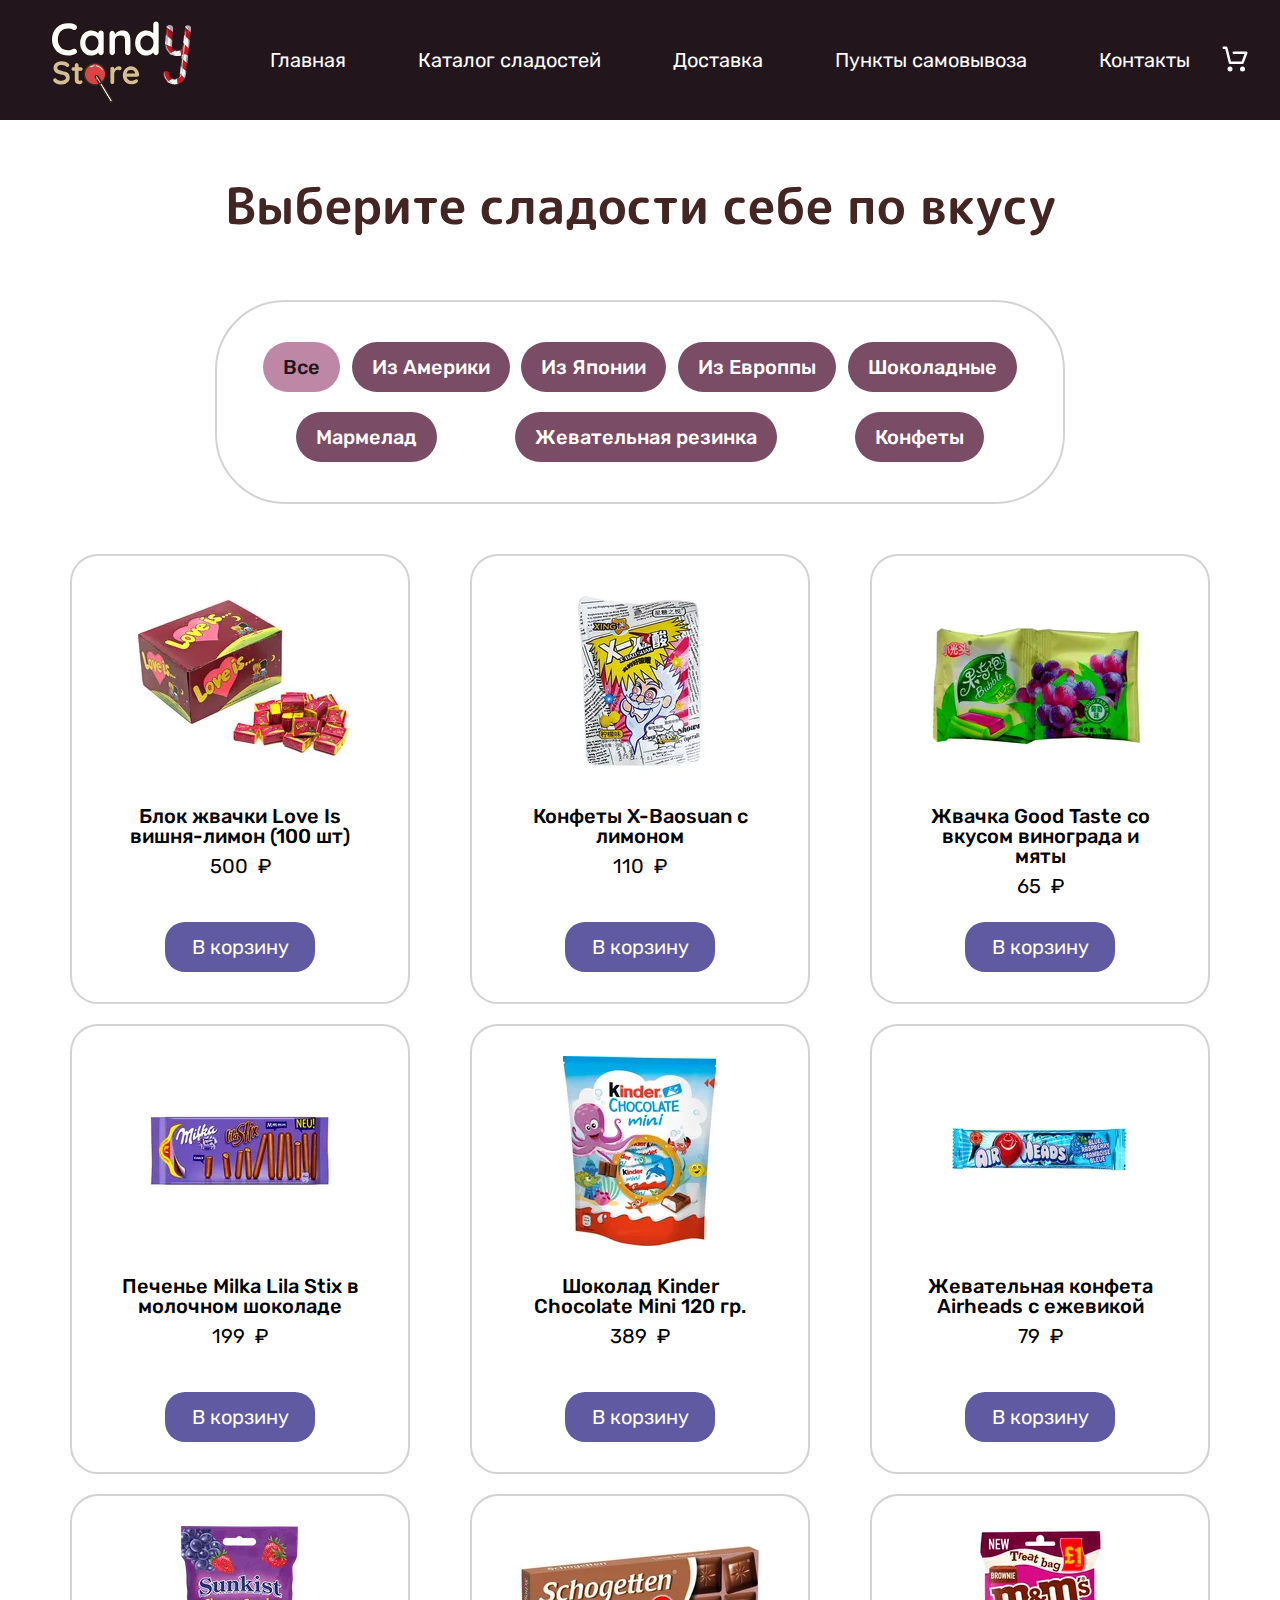
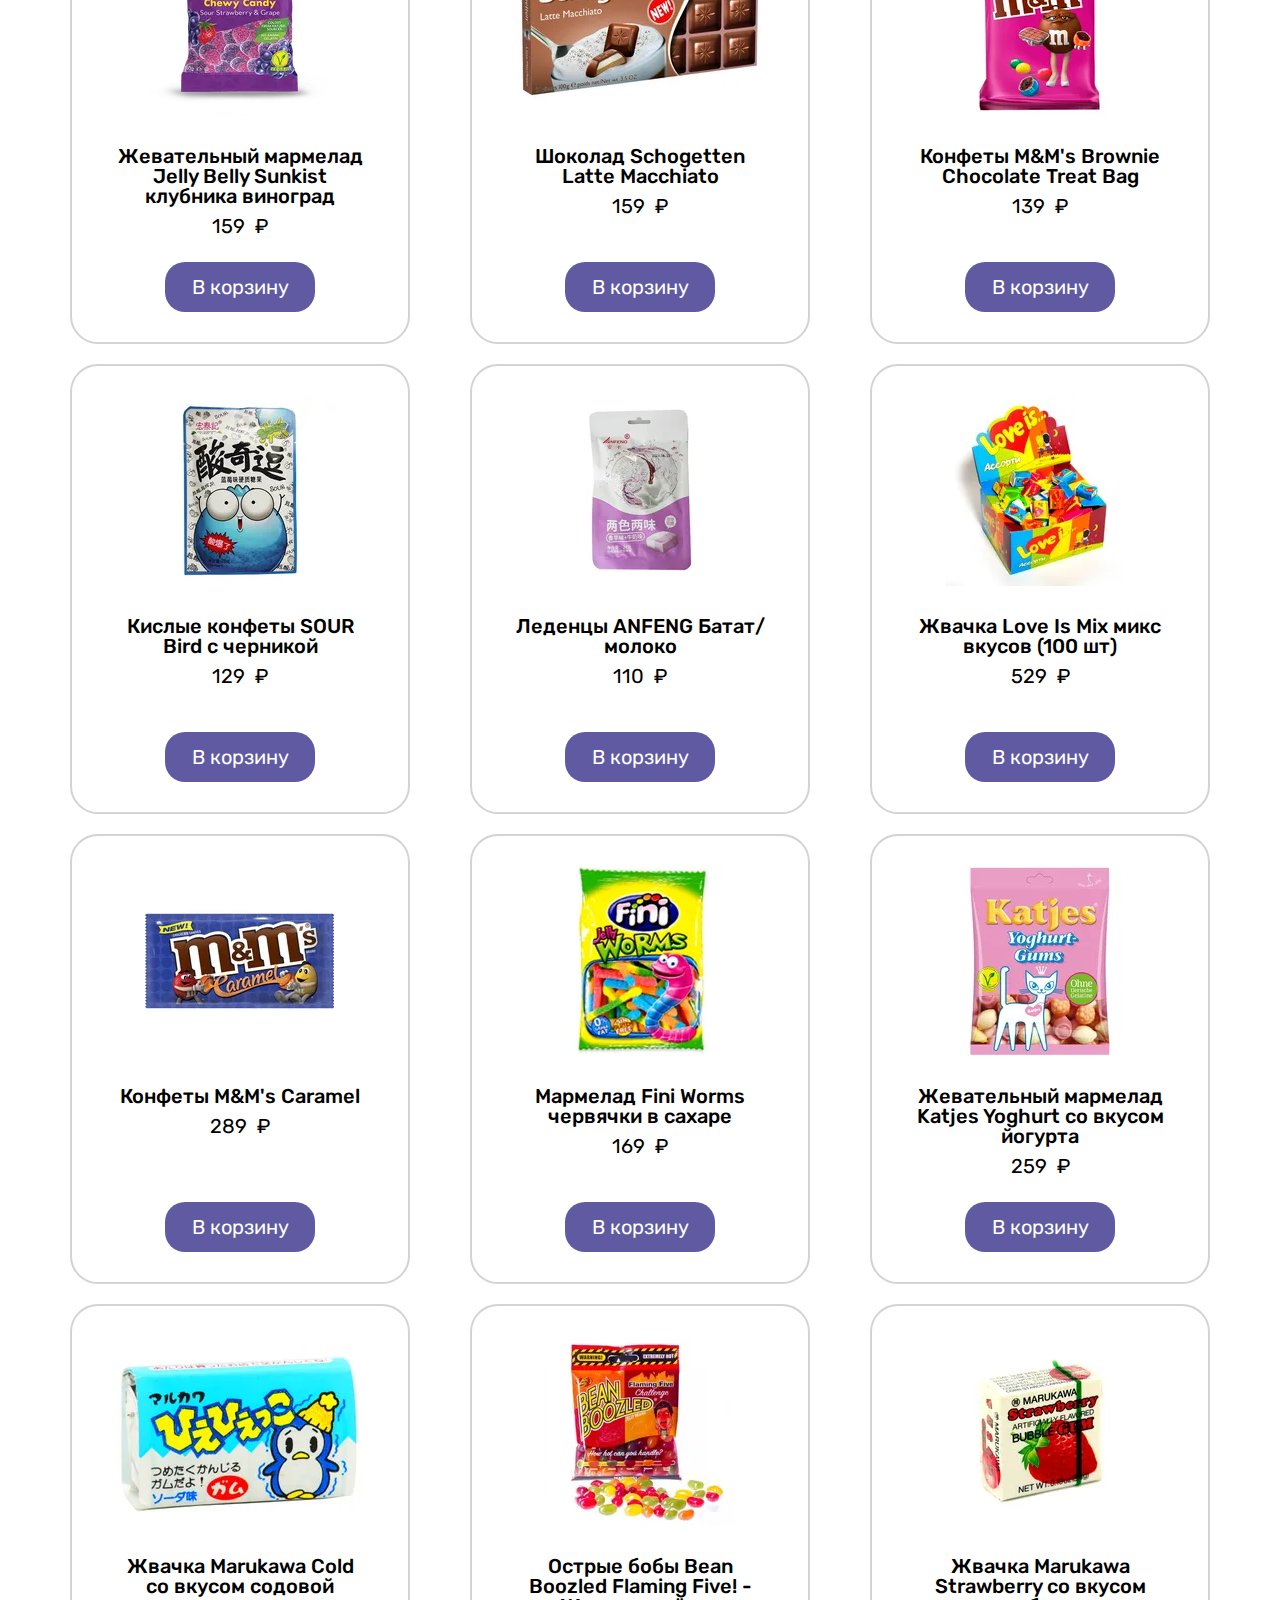
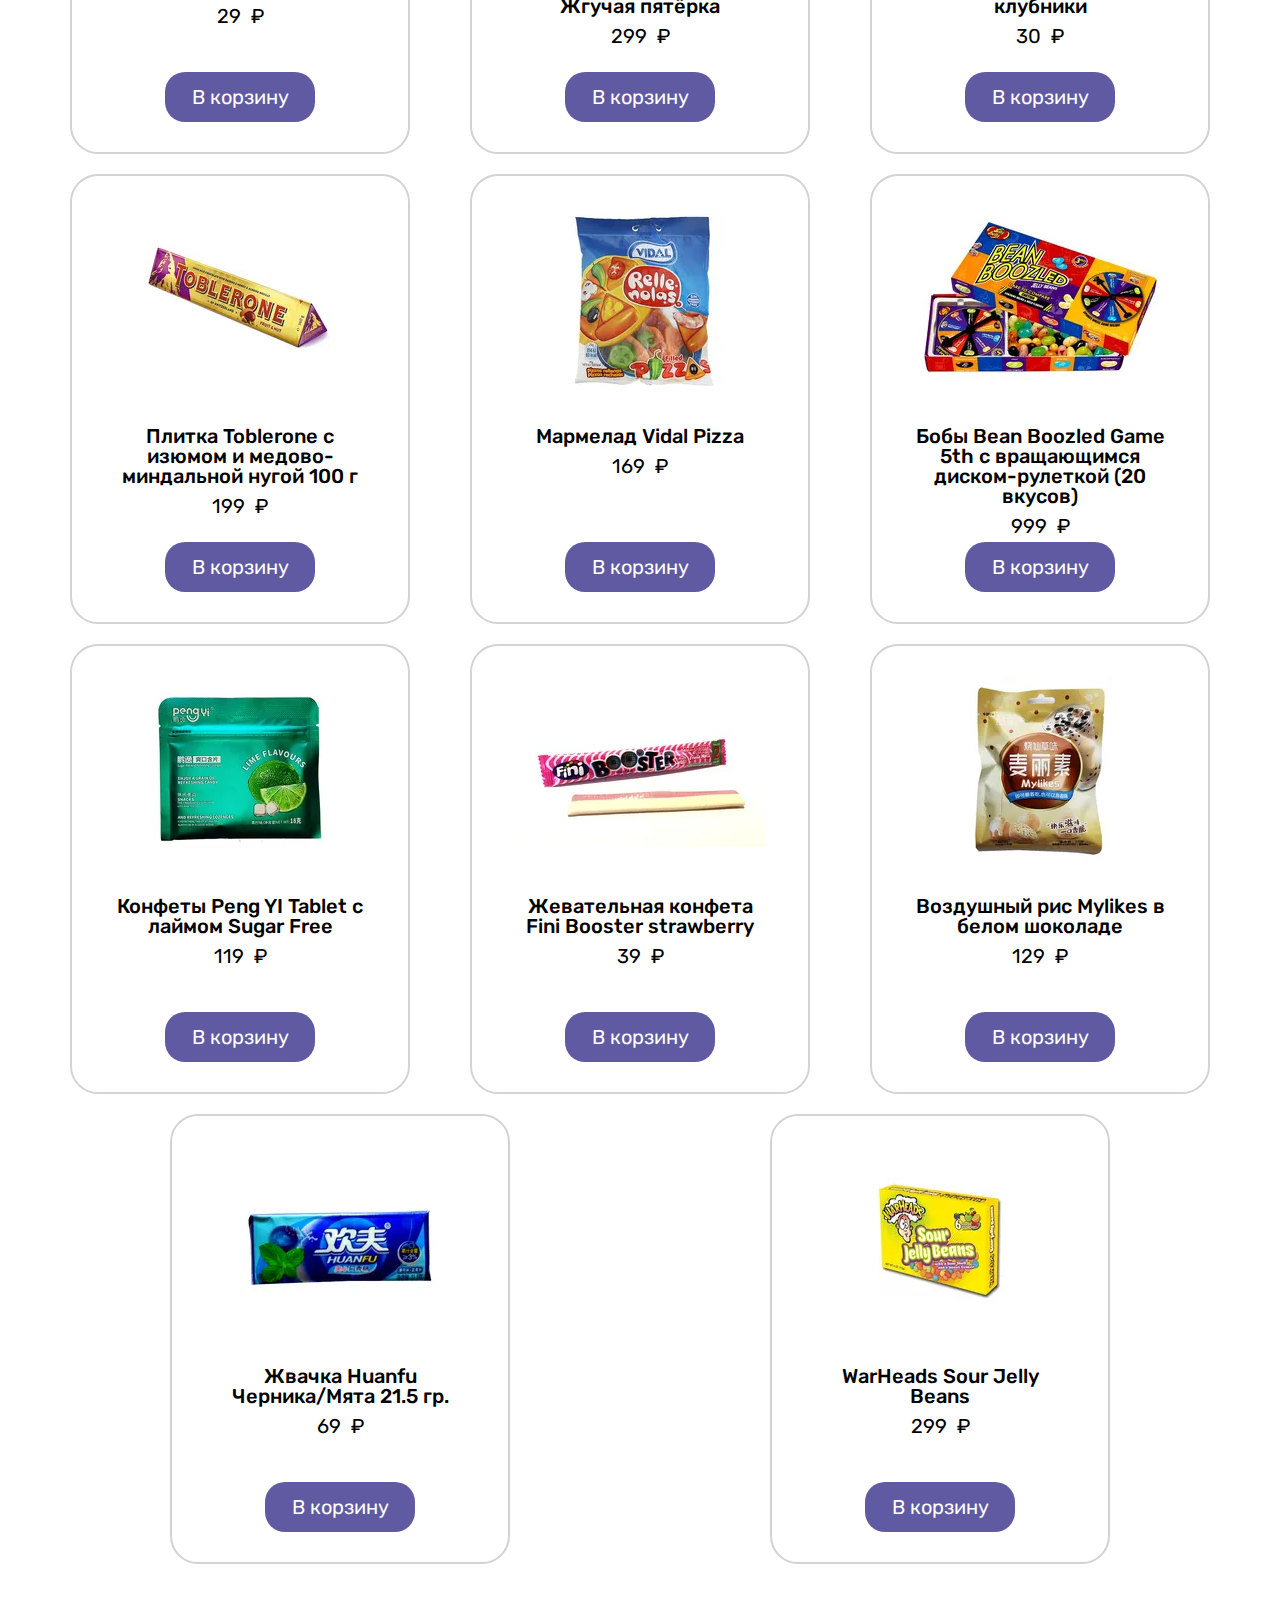
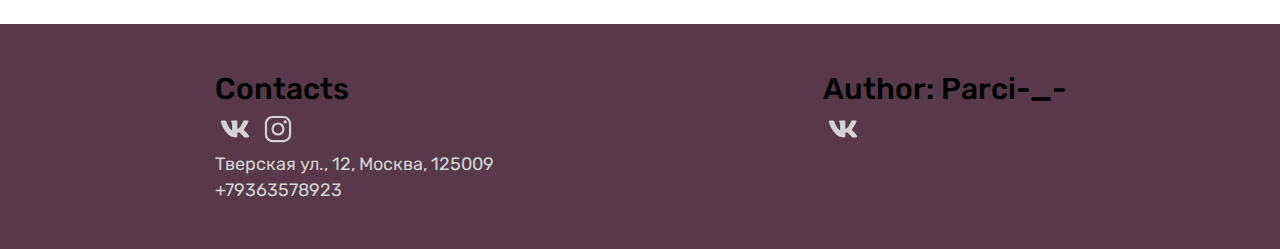
<file: Code/Html/Sweets catalog/index.html>
<!DOCTYPE html>
<html lang="en">
<head>
    <meta charset="UTF-8">
    <title>Candy Store</title>
    <link rel="apple-touch-icon" type="image/png" sizes="57x57" href="../../Source/favicon/favicon-57x57.png">
    <link rel="apple-touch-icon" type="image/png" sizes="60x60" href="../../Source/favicon/favicon-60x60.png">
    <link rel="apple-touch-icon" type="image/png" sizes="72x72" href="../../Source/favicon/favicon-72x72.png">
    <link rel="apple-touch-icon" type="image/png" sizes="76x76" href="../../Source/favicon/favicon-76x76.png">
    <link rel="apple-touch-icon" type="image/png" sizes="114x114" href="../../Source/favicon/favicon-114x114.png">
    <link rel="apple-touch-icon" type="image/png" sizes="120x120" href="../../Source/favicon/favicon-120x120.png">
    <link rel="apple-touch-icon" type="image/png" sizes="144x144" href="../../Source/favicon/favicon-144x144.png">
    <link rel="apple-touch-icon" type="image/png" sizes="152x152" href="../../Source/favicon/favicon-152x152.png">
    <link rel="apple-touch-icon" type="image/png" sizes="180x180" href="../../Source/favicon/favicon-180x180.png">
    <link rel="icon" type="image/png" sizes="16x16" href="../../Source/favicon/favicon-16x16.png">
    <link rel="icon" type="image/png" sizes="32x32" href="../../Source/favicon/favicon-32x32.png">
    <link rel="icon" type="image/png" sizes="36x36" href="../../Source/favicon/favicon-36x36.png">
    <link rel="icon" type="image/png" sizes="48x48" href="../../Source/favicon/favicon-48x48.png">
    <link rel="icon" type="image/png" sizes="72x72" href="../../Source/favicon/favicon-72x72.png">
    <link rel="icon" type="image/png" sizes="96x96" href="../../Source/favicon/favicon-96x96.png">
    <link rel="icon" type="image/png" sizes="144x144" href="../../Source/favicon/favicon-144x144.png">
    <link rel="icon" type="image/png" sizes="192x192" href="../../Source/favicon/favicon-192x192.png">
    <link rel="stylesheet" href="../../ZeroCode.css">
    <link rel="stylesheet" href="../../DefultStyle.css">
    <link rel="stylesheet" href="style.css">
</head>
<body>
<header class="mainGroup">
    <div class="header container">
        <div class="header body">
            <div class="header icons burger first">
                <hr>
                <hr>
                <hr>
            </div>
            <a href="" class="header column logoBox">
                <div class="hLogo"><img src="../../Source/Logo-1.svg" alt=""></div>
            </a>
            <div class="header column menu-header">
                <div class="header icons basket">
                    <svg xmlns="http://www.w3.org/2000/svg" fill="currentColor" width="60" height="60" viewBox="0 0 24 24"><path fill-rule="evenodd" d="M2 3a1 1 0 011-1h2a1 1 0 01.97.76L8.78 14h8.53l2.25-6H11a1 1 0 110-2h10a1 1 0 01.94 1.35l-3 8A1 1 0 0118 16H8a1 1 0 01-.97-.76L4.22 4H3a1 1 0 01-1-1zm8 17a2 2 0 11-4 0 2 2 0 014 0zm8 2a2 2 0 100-4 2 2 0 000 4z" clip-rule="evenodd"></path></svg>
                </div>
            </div>
            <nav class="menu-header_menu">
                <ul class="menu-header_list">
                    <li><a href="../../Html/main/index.html" class="menu-header_link">Главная</a></li>
                    <li><a href="../../Html/Sweets%20catalog/index.html" class="menu-header_link">Каталог сладостей</a></li>
                    <li><a href="../../Html/Shipping%20and%20payment/index.html" class="menu-header_link">Доставка</a></li>
                    <li><a href="../../Html/Pick-up%20points/index.html" class="menu-header_link">Пункты самовывоза</a></li>
                    <li><a href="../../Html/Contacts/index.html" class="menu-header_link">Контакты</a></li>
                </ul>
                <div class="header icons basket wScreen">
                    <a href="">
                        <svg xmlns="http://www.w3.org/2000/svg" fill="currentColor" width="30" height="30" viewBox="0 0 24 24">
                            <path fill="white" fill-rule="evenodd" d="M2 3a1 1 0 011-1h2a1 1 0 01.97.76L8.78 14h8.53l2.25-6H11a1 1 0 110-2h10a1 1 0 01.94 1.35l-3 8A1 1 0 0118 16H8a1 1 0 01-.97-.76L4.22 4H3a1 1 0 01-1-1zm8 17a2 2 0 11-4 0 2 2 0 014 0zm8 2a2 2 0 100-4 2 2 0 000 4z" clip-rule="evenodd"></path>
                        </svg>
                    </a>
                </div>
            </nav>
        </div>
    </div>
</header>
<main class="mainGroup">
    <h1>Выберите сладости <span>себе по вкусу</span></h1>
    <article class="main sweets box">
        <section class="categories top">
            <div id="all" class="category selected">Все</div>
            <div id="usa" class="category">Из Америки</div>
            <div id="japan" class="category">Из Японии</div>
            <div id="europe" class="category">Из Европпы</div>
            <div id="chocolate" class="category">Шоколадные</div>
            <div id="marmalade" class="category">Мармелад</div>
            <div id="gum" class="category">Жевательная резинка</div>
            <div id="candy" class="category">Конфеты</div>
        </section>
        <section class="sweets box in">
            <div class="sweet block name europe gum">
                <div class="img"><img src="imgs/europeGum.webp" alt=""></div>
                <div class="info sweet">
                    <h4 class="name">Блок жвачки Love Is вишня-лимон (100 шт)</h4>
                    <p class="price">500</p>
                    <div class="add"></div>
                </div>
            </div>
            <div class="sweet block name japan candy">
                <div class="img"><img src="imgs/japanCandy.webp" alt=""></div>
                <div class="info sweet">
                    <h4 class="name">Конфеты X-Baosuan с лимоном</h4>
                    <p class="price">110</p>
                    <div class="add"></div>
                </div>
            </div>
            <div class="sweet block name japan gum">
                <div class="img"><img src="imgs/japanGum1.webp" alt=""></div>
                <div class="info sweet">
                    <h4 class="name">Жвачка Good Taste со вкусом винограда и мяты</h4>
                    <p class="price">65</p>
                    <div class="add"></div>
                </div>
            </div>
            <div class="sweet block name europe chocolate">
                <div class="img"><img src="imgs/europeChocolate.webp" alt=""></div>
                <div class="info sweet">
                    <h4 class="name">Печенье Milka Lila Stix в молочном шоколаде</h4>
                    <p class="price">199</p>
                    <div class="add"></div>
                </div>
            </div>
            <div class="sweet block name europe chocolate">
                <div class="img"><img src="imgs/europeChocolate2.webp" alt=""></div>
                <div class="info sweet">
                    <h4 class="name">Шоколад Kinder Chocolate Mini 120 гр.</h4>
                    <p class="price">389</p>
                    <div class="add"></div>
                </div>
            </div>
            <div class="sweet block name usa candy">
                <div class="img"><img src="imgs/usaCandy.webp" alt=""></div>
                <div class="info sweet">
                    <h4 class="name">Жевательная конфета Airheads с ежевикой</h4>
                    <p class="price">79</p>
                    <div class="add"></div>
                </div>
            </div>
            <div class="sweet block name usa marmalade">
                <div class="img"><img src="imgs/usaMarmelade.webp" alt=""></div>
                <div class="info sweet">
                    <h4 class="name">Жевательный мармелад Jelly Belly Sunkist клубника виноград</h4>
                    <p class="price">159</p>
                    <div class="add"></div>
                </div>
            </div>
            <div class="sweet block name europe chocolate">
                <div class="img"><img src="imgs/europeChocolate3.webp" alt=""></div>
                <div class="info sweet">
                    <h4 class="name">Шоколад Schogetten Latte Macchiato</h4>
                    <p class="price">159</p>
                    <div class="add"></div>
                </div>
            </div>
            <div class="sweet block name usa chocolate">
                <div class="img"><img src="imgs/usaChocolat.webp" alt=""></div>
                <div class="info sweet">
                    <h4 class="name">Конфеты M&M's Brownie Chocolate Treat Bag</h4>
                    <p class="price">139</p>
                    <div class="add"></div>
                </div>
            </div>
            <div class="sweet block name japan candy">
                <div class="img"><img src="imgs/japanCandy2.webp" alt=""></div>
                <div class="info sweet">
                    <h4 class="name">Кислые конфеты SOUR Bird с черникой</h4>
                    <p class="price">129</p>
                    <div class="add"></div>
                </div>
            </div>
            <div class="sweet block name japan candy">
                <div class="img"><img src="imgs/japanCandy3.webp" alt=""></div>
                <div class="info sweet">
                    <h4 class="name">Леденцы ANFENG Батат/молоко</h4>
                    <p class="price">110</p>
                    <div class="add"></div>
                </div>
            </div>
            <div class="sweet block name europe gum">
                <div class="img"><img src="imgs/europeGum2.webp" alt=""></div>
                <div class="info sweet">
                    <h4 class="name">Жвачка Love Is Mix микс вкусов (100 шт)</h4>
                    <p class="price">529</p>
                    <div class="add"></div>
                </div>
            </div>
            <div class="sweet block name usa chocolate">
                <div class="img"><img src="imgs/usaChocolat2.webp" alt=""></div>
                <div class="info sweet">
                    <h4 class="name">Конфеты M&M's Caramel</h4>
                    <p class="price">289</p>
                    <div class="add"></div>
                </div>
            </div>
            <div class="sweet block name europe marmalade">
                <div class="img"><img src="imgs/europeMarmelade.webp" alt=""></div>
                <div class="info sweet">
                    <h4 class="name">Мармелад Fini Worms червячки в сахаре</h4>
                    <p class="price">169</p>
                    <div class="add"></div>
                </div>
            </div>
            <div class="sweet block name europe marmalade">
                <div class="img"><img src="imgs/europeMarmelade2.webp" alt=""></div>
                <div class="info sweet">
                    <h4 class="name">Жевательный мармелад Katjes Yoghurt со вкусом йогурта</h4>
                    <p class="price">259</p>
                    <div class="add"></div>
                </div>
            </div>
            <div class="sweet block name japan gum">
                <div class="img"><img src="imgs/japanGum2.webp" alt=""></div>
                <div class="info sweet">
                    <h4 class="name">Жвачка Marukawa Cold со вкусом содовой</h4>
                    <p class="price">29</p>
                    <div class="add"></div>
                </div>
            </div>
            <div class="sweet block name usa marmalade">
                <div class="img"><img src="imgs/usaMarmelade2.webp" alt=""></div>
                <div class="info sweet">
                    <h4 class="name">Острые бобы Bean Boozled Flaming Five! - Жгучая пятёрка</h4>
                    <p class="price">299</p>
                    <div class="add"></div>
                </div>
            </div>
            <div class="sweet block name japan gum">
                <div class="img"><img src="imgs/japanGum3.webp" alt=""></div>
                <div class="info sweet">
                    <h4 class="name">Жвачка Marukawa Strawberry со вкусом клубники</h4>
                    <p class="price">30</p>
                    <div class="add"></div>
                </div>
            </div>
            <div class="sweet block name europe chocolate">
                <div class="img"><img src="imgs/europeChocolate4.webp" alt=""></div>
                <div class="info sweet">
                    <h4 class="name">Плитка Toblerone с изюмом и медово-миндальной нугой 100 г</h4>
                    <p class="price">199</p>
                    <div class="add"></div>
                </div>
            </div>
            <div class="sweet block name europe marmalade">
                <div class="img"><img src="imgs/europeMarmelade3.webp" alt=""></div>
                <div class="info sweet">
                    <h4 class="name">Мармелад Vidal Pizza</h4>
                    <p class="price">169</p>
                    <div class="add"></div>
                </div>
            </div>
            <div class="sweet block name usa marmalade">
                <div class="img"><img src="imgs/usaMarmelade3.webp" alt=""></div>
                <div class="info sweet">
                    <h4 class="name">Бобы Bean Boozled Game 5th с вращающимся диском-рулеткой (20 вкусов)</h4>
                    <p class="price">999</p>
                    <div class="add"></div>
                </div>
            </div>
            <div class="sweet block name japan candy">
                <div class="img"><img src="imgs/japanCandy4.webp" alt=""></div>
                <div class="info sweet">
                    <h4 class="name">Конфеты Peng YI Tablet с лаймом Sugar Free</h4>
                    <p class="price">119</p>
                    <div class="add"></div>
                </div>
            </div>
            <div class="sweet block name europe marmalade">
                <div class="img"><img src="imgs/europeMarmelade4.webp" alt=""></div>
                <div class="info sweet">
                    <h4 class="name">Жевательная конфета Fini Booster strawberry</h4>
                    <p class="price">39</p>
                    <div class="add"></div>
                </div>
            </div>
            <div class="sweet block name japan chocolate">
                <div class="img"><img src="imgs/japanChocolat.webp" alt=""></div>
                <div class="info sweet">
                    <h4 class="name">Воздушный рис Mylikes в белом шоколаде</h4>
                    <p class="price">129</p>
                    <div class="add"></div>
                </div>
            </div>
            <div class="sweet block name japan gum">
                <div class="img"><img src="imgs/japanGum4.webp" alt=""></div>
                <div class="info sweet">
                    <h4 class="name">Жвачка Huanfu Черника/Мята 21.5 гр.</h4>
                    <p class="price">69</p>
                    <div class="add"></div>
                </div>
            </div>
            <div class="sweet block name usa marmalade">
                <div class="img"><img src="imgs/usaMarmelade5.webp" alt=""></div>
                <div class="info sweet">
                    <h4 class="name">WarHeads Sour Jelly Beans</h4>
                    <p class="price">299</p>
                    <div class="add"></div>
                </div>
            </div>
        </section>
    </article>

</main>
<footer class="mainGroup">
    <div class="footer allInfo">
        <div class="footer shop info">
            <h4>Contacts</h4>
            <div class="footer socNetwork">
                <a href="">
                    <svg xmlns="http://www.w3.org/2000/svg" class="ionicon" width="30" viewBox="0 0 512 512"><title>Logo Vk</title><path d="M484.7 132c3.56-11.28 0-19.48-15.75-19.48h-52.37c-13.21 0-19.31 7.18-22.87 14.86 0 0-26.94 65.6-64.56 108.13-12.2 12.3-17.79 16.4-24.4 16.4-3.56 0-8.14-4.1-8.14-15.37V131.47c0-13.32-4.06-19.47-15.25-19.47H199c-8.14 0-13.22 6.15-13.22 12.3 0 12.81 18.81 15.89 20.84 51.76V254c0 16.91-3 20-9.66 20-17.79 0-61-66.11-86.92-141.44C105 117.64 99.88 112 86.66 112H33.79C18.54 112 16 119.17 16 126.86c0 13.84 17.79 83.53 82.86 175.77 43.21 63 104.72 96.86 160.13 96.86 33.56 0 37.62-7.69 37.62-20.5v-47.66c0-15.37 3.05-17.93 13.73-17.93 7.62 0 21.35 4.09 52.36 34.33C398.28 383.6 404.38 400 424.21 400h52.36c15.25 0 22.37-7.69 18.3-22.55-4.57-14.86-21.86-36.38-44.23-62-12.2-14.34-30.5-30.23-36.09-37.92-7.62-10.25-5.59-14.35 0-23.57-.51 0 63.55-91.22 70.15-122" fill-rule="evenodd"/></svg>
                </a>
                <a href="">
                    <svg xmlns="http://www.w3.org/2000/svg" class="ionicon" width="30" viewBox="0 0 512 512"><title>Logo Instagram</title><path d="M349.33 69.33a93.62 93.62 0 0193.34 93.34v186.66a93.62 93.62 0 01-93.34 93.34H162.67a93.62 93.62 0 01-93.34-93.34V162.67a93.62 93.62 0 0193.34-93.34h186.66m0-37.33H162.67C90.8 32 32 90.8 32 162.67v186.66C32 421.2 90.8 480 162.67 480h186.66C421.2 480 480 421.2 480 349.33V162.67C480 90.8 421.2 32 349.33 32z"/><path d="M377.33 162.67a28 28 0 1128-28 27.94 27.94 0 01-28 28zM256 181.33A74.67 74.67 0 11181.33 256 74.75 74.75 0 01256 181.33m0-37.33a112 112 0 10112 112 112 112 0 00-112-112z"/></svg>
                </a>
            </div>
            <a class="footer links address" target="_blank" href="https://www.google.com/maps/place/Baldinini/@55.7634116,37.6096799,17.75z/data=!3m1!5s0x46b54a5ce40a7735:0xd4e3464af8403f3!4m5!3m4!1s0x46b54a4695c246ef:0x24124a63993b708!8m2!3d55.763662!4d37.607439?hl=ru">Тверская ул., 12, Москва, 125009</a>
            <a class="footer links number" href="tel:+79363578923">+79363578923</a>
        </div>
        <div class="footer author info">
            <h4>Author: Parci-_-</h4>
            <div class="footer socNetwork">
                <a href="https://vk.com/id252841721">
                    <svg xmlns="http://www.w3.org/2000/svg" class="ionicon" width="30" viewBox="0 0 512 512"><title>Logo Vk</title><path d="M484.7 132c3.56-11.28 0-19.48-15.75-19.48h-52.37c-13.21 0-19.31 7.18-22.87 14.86 0 0-26.94 65.6-64.56 108.13-12.2 12.3-17.79 16.4-24.4 16.4-3.56 0-8.14-4.1-8.14-15.37V131.47c0-13.32-4.06-19.47-15.25-19.47H199c-8.14 0-13.22 6.15-13.22 12.3 0 12.81 18.81 15.89 20.84 51.76V254c0 16.91-3 20-9.66 20-17.79 0-61-66.11-86.92-141.44C105 117.64 99.88 112 86.66 112H33.79C18.54 112 16 119.17 16 126.86c0 13.84 17.79 83.53 82.86 175.77 43.21 63 104.72 96.86 160.13 96.86 33.56 0 37.62-7.69 37.62-20.5v-47.66c0-15.37 3.05-17.93 13.73-17.93 7.62 0 21.35 4.09 52.36 34.33C398.28 383.6 404.38 400 424.21 400h52.36c15.25 0 22.37-7.69 18.3-22.55-4.57-14.86-21.86-36.38-44.23-62-12.2-14.34-30.5-30.23-36.09-37.92-7.62-10.25-5.59-14.35 0-23.57-.51 0 63.55-91.22 70.15-122" fill-rule="evenodd"/></svg>
                </a>
            </div>
        </div>
    </div>
</footer>
<script src="../../main.js"></script>
<script src="sweets.js"></script>
</body>
</html>
</file>
<file: Code/ZeroCode.css>
/*Обнуление*/
*{
    padding: 0;
    margin: 0;
    border: 0;
}
*,*:before,*:after{
    -moz-box-sizing: border-box;
    -webkit-box-sizing: border-box;
    box-sizing: border-box;
}
:focus,:active{outline: none;}
a:focus,a:active{outline: none;}

nav,footer,header,aside{display: block;}

html,body{
    height: 100%;
    width: 100%;
    font-size: 100%;
    line-height: 1;
    font-size: 14px;
    -ms-text-size-adjust: 100%;
    -moz-text-size-adjust: 100%;
    -webkit-text-size-adjust: 100%;
}
input,button,textarea{font-family:inherit;}

input::-ms-clear{display: none;}
button{cursor: pointer;}
button::-moz-focus-inner {padding:0;border:0;}
a, a>*, a:visited{text-decoration: none; color: grey}
a:visited{text-decoration: none;}
a:hover, a:visited>* {text-decoration: none;}
ul li{list-style: none;}
img{vertical-align: top;}

h1,h2,h3,h4,h5,h6{font-size:inherit;font-weight: 400;}
/*--------------------*/
</file>
<file: Code/DefultStyle.css>
/*#0e1538*/
/*#12162A*/
/*#142f48*/
/*#22161c*/
/*_______________Fonts______________*/
/*Rubik*/
@import url('https://fonts.googleapis.com/css2?family=Rubik:ital,wght@0,400;0,500;0,700;1,400;1,500;1,700&display=swap');
/*M PLUS Rounded 1c*/
@import url('https://fonts.googleapis.com/css2?family=M+PLUS+Rounded+1c:wght@400;500;700&display=swap');
@font-face {
font-family: "MPLUSRounded1c";
src: url("Source/fonts/MPLUSRounded1c-Regular.ttf") format("truetype");
    font-style: normal;
    font-weight: 400;
}
@font-face {
font-family: "MPLUSRounded1c";
src: url("Source/fonts/MPLUSRounded1c-Medium.ttf") format("truetype");
    font-style: normal;
    font-weight: 500;
}
@font-face {
font-family: "MPLUSRounded1c";
src: url("Source/fonts/MPLUSRounded1c-Bold.ttf") format("truetype");
    font-style: normal;
    font-weight: 700;
}
/*__________________________________*/
body{
    display: flex;
    align-items: center;
    flex-direction: column;
    font-family: "Rubik";
}
body.scroll-hidden{
    overflow: hidden;
}
.mainGroup{
    max-width: 1920px;
    width: 100%;
}
h1 {
    font-family: MPLUSRounded1c;
    font-size: 50px;
    text-align: center;
    color: black;
    font-weight: 700;
    margin-bottom: 20px;
}

/*______________Header_____________*/
header{
    position: fixed;
    height: 120px;
    width: 100%;
    background-color: #22161c;
    padding: 0 30px;
    z-index: 100;
}
.header.container{
    display: flex;
    align-items: center;
    justify-content: center;
    min-width: 100%;
    height: 100%;
}
.header.body{
    position: relative;
    display: flex;
    align-items: center;
    justify-content: space-between;
    max-width: 1500px;
    width: 100%;
    height: 100px;
}
.menu-header_menu{
    display: flex;
    max-width: 980px;
    min-width: 630px;
    margin-left: 30px;
    width: 100%;
}
.menu-header_list{
    display: flex;
    align-items: center;
    justify-content: space-between;
    width: 100%;
}
.menu-header_link, .menu-header_link:visited{
    display: inline-flex;
    justify-content: center;
    position: relative;
    color: white;
    white-space: nowrap;
    font-size: 20px;
}
.menu-header_link:before {
    content: '';
    position: absolute;
    top: calc(100% + 10px);
    width: 0;
    height: 4px;
    background-color: white;
    border-radius: 1em;
    transition: .2s;
}
.menu-header_link:hover{
    !important; text-decoration: none;
}
.menu-header_link:hover:before{
    width: 110%;
}
.mobile{
    display: flex;
    align-items: center;
    justify-content: center;
    width: fit-content;
}
.logoBox{
    width: fit-content;
    margin-left: 20px;
    max-height: 100px;
}
.hLogo{
    position: relative;
    height: 100px;
}
.hLogo>img{
    max-height: 100%;
}
.wScreen{
    margin-left: 30px;
}

.header.column.menu-header{
    display: none;
}
.header.column.menu-header>.basket{
    height: fit-content;
}
.basket{
    cursor: pointer;
}
.header.column.menu-header>.basket>svg{
    fill: white;
}
/*_____________________________*/
.header.icons.burger{
    display: flex;
    flex-direction: column;
    align-items: center;
    justify-content: space-around;
    /*position: relative;*/
    width: 80px;
    min-width: 80px;
    height: 80px;
    margin: .4em;
    margin-left: 40px;
    padding: .1em;
    cursor: pointer;
    overflow: hidden;
}
.header.icons.burger>hr{
    width: 100%;
    height: 12%;
    height: 9px;
    /*height: .30em;*/
    background-color: white;
    border-radius: 1em;
}
.header.icons.burger>hr{
    transition: all .4s;
}

.header.icons.burger.active>hr:nth-child(1){
    transform: rotate(45deg) translateY(204%) translateX(24.5%);
}
.header.icons.burger.active>hr:nth-child(2){
    opacity: 0;
    visibility: hidden;
}
.header.icons.burger.active>hr:nth-child(3){
    transform: rotate(-45deg) translateY(-195%) translateX(23.5%);
}
.header.icons.burger.second{
    display: none;
}
.header.icons.burger{
    display: none;
}

header.none{
    display: none;
}


/*________________Main__________________*/
main{
    padding-top: 120px;
    z-index: 0;
    /*height: fit-content;
    min-height: calc(100vh - 432px);*/
}
/*main{
    min-height: calc(100vh - 432px);
}*/
/*______________________________________*/


/*___________________________________*/
/*_________________Footer______________*/
footer{
    display: flex;
    justify-content: center;
    position: relative;
    bottom: 0;
    /*min-height: 200px;*/
    /*height: fit-content;*/
    width: 100%;
    padding: 30px 0;
    background-color: #57394a;
}
.footer.allInfo
{
    display: flex;
    justify-content: space-around;
    width: 100%;
    max-width: 1500px;
    padding: 20px 50px;
}
.footer.shop.info{
    display: flex;
    flex-direction: column;
    justify-content: space-between;
    height: 100%;
}
.footer.links{
    font-size: 18px;
    margin-top: 8px;
    color: lightgrey;
}
.footer.links:hover{
    text-decoration: underline;
}
.footer.info>h4{
    margin-bottom: 10px;
    font-size: 30px;
    font-weight: 500;
}
.footer.socNetwork>a>svg{
    margin: 0 5px;
    fill: lightgrey;
    transition: .2s;
}
.footer.socNetwork>a>svg:hover{
    fill: white;
}

/*______________________________________*/
@media screen and (max-width: 1180px){
    main{
        padding-top: 200px;
    }
    header{
        height: 200px;
    }
    .logoBox{
        max-height: 150px;
    }
    .hLogo{
        height: 150px;
    }
    .mobile:first-child{
        display: flex;
        align-items: center;
        justify-content: space-between;
        width: 100%;
        min-width: 100%;
    }
    .header.column.menu-header{
        display: flex;
        align-items: center;

    }
    .menu-header_menu{
        top: 170px;
        left: calc(-100vw - 40px);
        width: 100%;
        min-width: 100%;
        min-height: calc(100vh - 120px);
        margin: 0;
        background-color: #22161c;
        position: absolute;
        box-shadow: 60px 0 #22161c, -60px 0 #22161c, 0 40px 0 60px #7A4C66;
        /*display: none;*/
        transition: .2s;
    }
    .menu-header_menu.visible{
        left: 0;
    }
    .menu-header_menu{
        padding: 30px 0;
    }
    .menu-header_list{
        flex-direction: column;
        justify-content: normal;
        align-items: flex-start;
        margin-top: 80px;
    }
    .menu-header_list>li{
        width: 90%;
        border-bottom: 1px solid lightgrey;
    }
    .menu-header_link{
        width: 100%;
        padding: 40px 40px;
        justify-content: flex-start;
        font-size: 35px;
    }
    .menu-header_link:before{
        display: none;
    }
    .wScreen{
        display: none;
    }
    .header.icons.burger{
        display: flex;
    }
    /*______________________*/
    .footer.allInfo{
        height: fit-content;
        width: fit-content;
        flex-direction: column;
    }
    .footer.allInfo>.footer{
        width: fit-content;
    }
    .footer.info>h4{
        font-size: 40px;
        margin-top: 30px;
    }
    .footer.socNetwork>a>svg{
        width: 50px;
        height: 50px;
        margin: 0 5px;
        fill: lightgrey;
        transition: .2s;
    }
    .footer.links{
        font-size: 25px;
        margin-top: 8px;
        color: lightgrey;
    }
}
/*_______________________________*/
</file>
<file: Code/Html/Contacts/style.css>
h1 {
    margin-top: 60px;
}
h2  {
    text-align: center;
    margin-top: 20px;
    font-size: 40px;
    font-weight: 700;
}
main.mainGroup{
    display: flex;
    flex-direction: column;
    align-items: center;
}
.main.shop-info{
    display: flex;
    flex-direction: column;
    align-items: center;
    max-width: 1500px;
    margin-top: 40px;
    width: 100%;
    padding: 50px 40px;
}
section{
    display: flex;
    flex-direction: column;
    align-items: center;
    margin-bottom: 50px;
    width: 600px;
}
section>*>*{
    display: flex;
    align-items: center;
    width: 100%;
}
section>.svg{
    display: flex;

    justify-content: center;
}
section>.svg>svg{
    width: 60px;
    height: auto;
}
section>p{
    font-size: 35px;
    font-weight: 500;
    margin-top: 20px;
}

.shop-number>.info>a{
    margin-top: 20px;
    font-size: 35px;
}
.shop-address>.info>a{
    margin-top: 20px;
    font-size: 35px;
}
.socNet{
    display: flex;
    justify-content: space-around;
    width: 100%;
}
.socNet>a{
    width: 100px;
}
.git-link{
    margin-top: 30px;
    text-align: center;
    font-size: 30px;
}
a:hover{
    text-decoration: underline;
}
@media screen and (min-width: 1181px){
    section{
        transform: scale(.6);
        margin-bottom: 0;
    }
}
</file>
<file: Code/Html/main/style.css>
main{

}

h1 {
    color: white;
    width: 600px;
}
p{
    font-size: 20px;

}
/*___________Block 1______________*/
.block1.box{
    display: flex;
    align-items: center;
    justify-content: center;
    position: relative;
    height: 600px;
    padding: 30px 20px;
    /*padding-bottom: 200px;*/
    overflow: hidden;
}
.in.block1{
    display: flex;
    align-items: center;
    flex-direction: column;
    width: 100%;
}
.in.block1>p{
    width: calc(100% - 20px);
    text-align: center;
    font-size: 23px;
    max-width: 790px;
    letter-spacing: 1.2px;
    line-height: 1.2;
    color: white;
    margin-bottom: 30px;
}

.in.block1>a{
    display: flex;
    align-items: center;
    justify-content: center;
    max-width: 350px;
    width: 100%;
    padding: 20px 2em;
    text-align: center;
    background-color: #7A4C66;
    color: white;
    font-size: 18px;
    border-radius: 10em;
    transition: .2s;
}
.in.block1>a:hover{
    box-shadow: 0 5px 30px -10px white,
    0 0 40px -20px white,
    0 0 30px -8px black inset;
}

.main.first.background{
    position: absolute;
    width: 100%;
    top: 0;
    z-index: -10;
    min-height: 100%;
}
.main.first.background>img{
    width: 100%;
    min-width: 1000px;
    min-height: 100%;
}
.main.first.background::before {
    content: '';
    position: absolute;
    top: 0;
    width: 100%;
    height: 100%;
    min-height: 100%;
    background-color: rgba(0, 0, 0, .7);
}
/*_______________________________________*/
/*___________________Sale____________________*/
.sale{
    display: flex;
    align-items: center;
    flex-direction: column;
    margin-top: 30px;
    margin-bottom: 30px;
    padding: 30px 50px;
}
.sale>section{
    display: flex;
    align-items: center;
    flex-direction: column;
    max-width: 1000px;
    width: 60%;
    min-width: 500px;
    background-color: #dde0fa;
    border-radius: 2em;
    margin-top: 40px;
    padding: 30px 70px;
}
h2{
    font-size: 30px;
    font-weight: 500;
}
h3  {
    font-size: 30px;
    font-weight: 500;
}
.sale>section>p{
    line-height: 1.2;
    font-size: 25px;
    margin-top: 30px;
    margin-bottom: 10px;
    text-align: center;
}
.sale>section>p>span{
    white-space: nowrap;
}
.sale>section>a{
    display: flex;
    align-items: center;
    justify-content: center;
    max-width: 350px;
    width: 100%;
    padding: 20px 2em;
    text-align: center;
    background-color: #BD87A5;
    color: white;
    font-size: 18px;
    border-radius: 10em;
    transition: .2s;
    margin-top: 30px;
}
/*__________________________________________*/
.about-website>section>p{
    text-align: left;
}
/*__________________________________________*/
/*__________________________________________*/
@media screen and (max-width: 1180px){
    h1 {
        font-size: 70px;
        width: 100%;
        max-width: 900px;
    }
    .in.block1>p{
        font-size: 30px;
    }
    .in.block1>a{
        font-size: 30px;
        max-width: 700px;
        height: 120px;
    }
    h2  {
        font-size: 60px;
    }
    h3  {
        font-size: 40px;
    }
    .sale>section{
        width: 90%;
    }
    .sale>section>p{
        font-size: 30px;
    }
    .sale>section>a{
        font-size: 30px;
        max-width: 700px;
        height: 120px;
    }
}
</file>
<file: Code/Html/Pick-up points/style.css>
h1{
    margin-top: 30px;
    padding: 30px 40px;
}
h1>span{
    white-space: nowrap;
}
h3 {
    text-align: center;
    font-size: 30px;
    margin-top: 30px;
    padding: 10px 30px;
}
main.mainGroup{
    display: flex;
    align-items: center;
    flex-direction: column;
}
article{
    display: flex;
    flex-direction: column;
    align-items: center;
    max-width: 1500px;
    width: 100%;
    padding: 20px 40px;
    margin-bottom: 50px;
}
h2 {
    font-size: 40px;
    font-weight: 500;
    color: #7A4C66;
}
section{
    width: 600px;
}
section>ol, section>ol>li{
    list-style: none;
}
ol{
    margin-top: 30px;
    padding-left: 40px;
}
ol>li{
    margin-top: 20px;
    font-size: 25px;
}
.address-link, .address-link>*, .address-link:visited{
    color: #22161c;
}
.address-link:hover{
    text-decoration: underline;
}
</file>
<file: Code/Html/Shipping and payment/style.css>
h1{
    padding: 10px 20px;
    margin-top: 30px;
}
h1>span{
    white-space: nowrap;
}
h2 {
    font-size: 30px;
    font-weight: 700;
    border-bottom: #57394a 10px solid;
}
main.mainGroup{
    display: flex;
    flex-direction: column;
    align-items: center;
}
article{
    display: grid;
    max-width: 1200px;
    min-width: 830px;
    width: 80%;
    margin-top: 40px;
    padding: 3em 0;
    grid-template-columns: 4fr 1fr;
    background-color: #E9E9E9;
    /*border-radius: 3em;*/
    margin-bottom: 40px;
}
article>*{
    padding: 20px 30px;
}
article>p{
    font-size: 25px;
    border-bottom: 2px solid #9E9E9E;
}
/*article>p:last-child{
    border-bottom: none;
}*/
article>p:nth-last-child(odd):after{
    content: '₽';
    margin-left: .3em;
}
article>p:nth-last-child(-n+2){
    border-bottom: none;
}
@media screen and (min-width: 1181px){
    article{
    }
    h2 {
        font-size: 20px;
    }
    article>p{
       font-size: 20px;
    }

}
/*main{
    min-height: calc(100vh - 200px - 432px);
}*/
@media screen and (max-width: 1180px){

    /*main{
        padding-bottom: ;
    }*/
}
</file>
<file: Code/Html/Sweets catalog/style.css>
h1 {
    margin-top: 60px;
    color: #432523;
}
h1>span{
    white-space: nowrap;
}

article.main.sweets.box{
    display: flex;
    align-items: center;
    justify-content: center;
    flex-direction: column;
    padding: 0 20px;
    width: 100%;
}

.categories.top{
    display: flex;
    align-items: center;
    justify-content: space-around;
    flex-wrap: wrap;
    width: 100%;
    max-width: 850px;
    margin-top: 50px;
    margin-bottom: 40px;
    padding: 30px 40px;
    border: 2px solid lightgrey;
    border-radius: 5em;
}
.category{
    cursor: pointer;
    padding: 15px 20px;
    font-size: 20px;
    background-color: #7A4C66;
    border-radius: 10em;
    margin: 10px 5px;
    color: white;
    font-weight: 500;
    transition: .2s;
}
.category.selected{
    background-color: #BD87A5;
    color: #22161c;
}
/*___________sweet box____________*/
.sweets.box.in{
    display: flex;
    align-items: center;
    justify-content: space-around;
    flex-wrap: wrap;
    max-width: 1200px;
    width: 100%;
    margin: 0 20px;
    padding-bottom: 50px;
}


/*______________sweet block _________________*/
.sweet.block{
    display: flex;
    position: relative;
    align-items: center;
    flex-direction: column;
    width: 340px;
    height: 450px;
    margin: 10px 10px;
    padding: 30px 30px;
    border: 2px solid lightgrey;
    border-radius: 2em;
}

.sweet.block>.img{
    display: flex;
    justify-content: center;
    width: 250px;
}

.sweet.block>.info.sweet{
    display: flex;
    position: relative;
    align-items: center;
    flex-direction: column;
    max-width: 250px;
    height: 100%;
    margin-top: 30px;
}
.info.sweet>*{
    width: fit-content;
}
.info.sweet>.name{
    text-align: center;
    font-weight: 500;
    font-size: 20px;
}
.info.sweet>.price{
    font-size: 20px;
    margin-top: 10px;
}
.info.sweet>.add{
    display: flex;
    align-items: center;
    justify-content: center;
    position: absolute;
    bottom: 0;
    width: 150px;
    height: 50px;
    margin-top: 10px;
    color: white;
    font-size: 20px;
    cursor: pointer;
    background-color: #605aa2;
    border-radius: 1em;
}

.sweet.block{
    visibility: hidden;
    opacity: 0;
    transition: .2s;
}
.sweet.block.enable{
    display: none;
}
.sweet.block.visible{
    visibility: visible;
    opacity: 1;
}

.price:after{
    content: '₽';
    margin-left: .5em;
}
/*___________________________________*/
@media screen and (max-width: 1180px){
    .category{
        font-size: 30px;
        padding: 30px 40px;
    }
    .sweet.block{
        width: 450px;
        height: 620px;
    }
    .info.sweet>.name {
        font-size: 30px;
        width: 300px;
    }
    .info.sweet>.price{
        margin-top: 30px;
        font-size: 30px;
    }
    .info.sweet>.add{
        font-size: 30px;
        width: 240px;
        height: 100px;
    }
}
</file>
